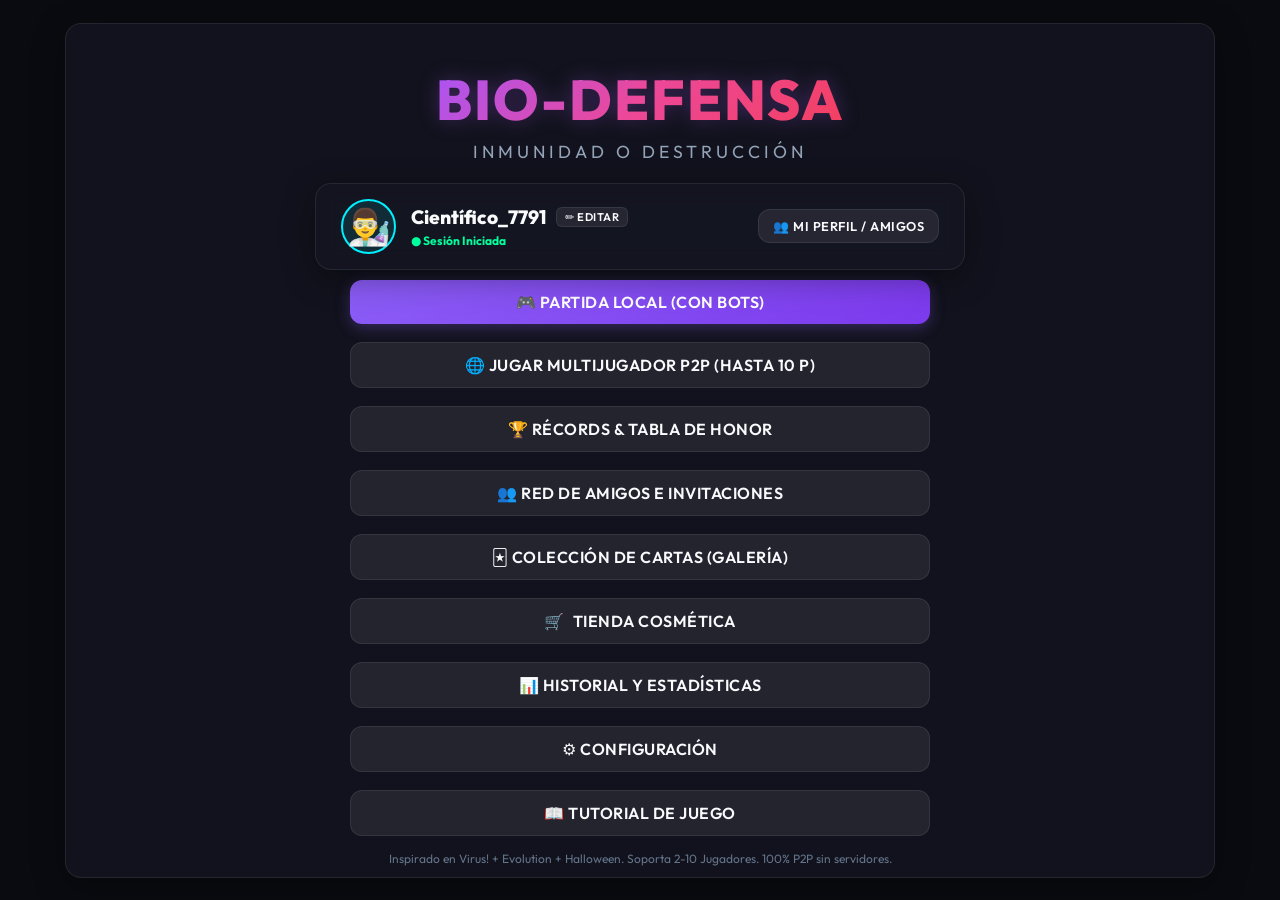
<file: index.html>
<!DOCTYPE html>
<html lang="es">
<head>
    <meta charset="UTF-8">
    <meta name="viewport" content="width=device-width, initial-scale=1.0">
    <title>Bio-Defensa | El juego de cartas biológico</title>
    <!-- Google Fonts -->
    <link href="https://fonts.googleapis.com/css2?family=Outfit:wght@400;600;800&display=swap" rel="stylesheet">
    <link rel="stylesheet" href="styles.css?v=1.1.0">
    <style>
        /* Extra custom styles for the lobby elements */
        .stats-grid {
            display: grid;
            grid-template-columns: repeat(2, 1fr);
            gap: 15px;
            margin-top: 15px;
        }
        .stat-card {
            background: rgba(255, 255, 255, 0.03);
            border: 1px solid var(--border-glass);
            border-radius: 8px;
            padding: 12px;
            text-align: center;
        }
        .stat-value {
            font-size: 1.5rem;
            font-weight: 800;
            color: var(--primary);
        }
        .stat-label {
            font-size: 0.75rem;
            color: var(--text-secondary);
        }
        .tutorial-step {
            display: none;
            line-height: 1.6;
        }
        .tutorial-step.active {
            display: block;
        }
        .avatar-grid {
            display: grid;
            grid-template-columns: repeat(5, 1fr);
            gap: 10px;
            margin-top: 10px;
        }
        .avatar-option {
            font-size: 2rem;
            text-align: center;
            cursor: pointer;
            padding: 5px;
            border-radius: 8px;
            border: 1px solid transparent;
        }
        .avatar-option:hover, .avatar-option.selected {
            background: rgba(139, 92, 246, 0.2);
            border-color: var(--primary);
        }
    </style>
</head>
<body>
    <div class="lobby-container glass-panel">
        <div class="logo-section">
            <h1 class="logo-title">Bio-Defensa</h1>
            <p class="logo-sub">Inmunidad o Destrucción</p>
        </div>

        <div class="profile-setup glass-panel" style="display: flex; align-items: center; justify-content: space-between; padding: 15px 25px; gap: 20px; width: 100%; max-width: 650px;">
            <div style="display: flex; align-items: center; gap: 15px;">
                <div class="avatar-select" id="avatarDisplay" onclick="openAvatarModal()" title="Haz clic para cambiar avatar" style="width: 55px; height: 55px; font-size: 2.2rem; border-radius: 50%; background: rgba(0, 240, 255, 0.1); border: 2px solid #00F0FF; display: flex; align-items: center; justify-content: center; cursor: pointer; transition: transform 0.2s ease;">👨‍⚕️</div>
                <div style="display: flex; flex-direction: column; gap: 4px;">
                    <div style="display: flex; align-items: center; gap: 10px;">
                        <span id="nicknameDisplay" style="font-weight: 800; font-size: 1.2rem; color: var(--text-primary);">Investigador</span>
                        <button class="btn btn-secondary" onclick="editNicknameInline()" style="padding: 2px 8px; font-size: 0.7rem; border-radius: 6px;">✏️ Editar</button>
                    </div>
                    <div id="nicknameInputContainer" style="display: none; margin-top: 4px;">
                        <input type="text" id="nicknameInput" value="Investigador" style="padding: 4px 10px; border-radius: 6px; background: rgba(0,0,0,0.5); border: 1px solid var(--primary); color: white; font-size: 0.9rem;" onblur="finishNicknameEdit()" onkeypress="if(event.key==='Enter') finishNicknameEdit()">
                    </div>
                    <div style="display: flex; align-items: center; gap: 8px;">
                        <span style="font-size: 0.75rem; color: #00FF9D; font-weight: bold;">● Sesión Iniciada</span>
                        <div id="badgeDisplay" style="font-size: 0.75rem; font-weight: bold;"></div>
                    </div>
                </div>
            </div>
            <button class="btn btn-secondary" onclick="openFriendsModal()" style="padding: 8px 14px; font-size: 0.8rem;">
                👥 Mi Perfil / Amigos
            </button>
        </div>

        <div class="main-menu">
            <button class="btn btn-primary" onclick="startLocalGame()">
                🎮 Partida Local (Con Bots)
            </button>
            <button class="btn btn-secondary" onclick="openMultiplayerModal()">
                🌐 Jugar Multijugador P2P (Hasta 10 P)
            </button>
            <button class="btn btn-secondary" onclick="openLeaderboardModal()">
                🏆 Récords & Tabla de Honor
            </button>
            <button class="btn btn-secondary" onclick="openFriendsModal()">
                👥 Red de Amigos e Invitaciones
            </button>
            <button class="btn btn-secondary" onclick="openCollectionModal()">
                🃏 Colección de Cartas (Galería)
            </button>
            <button class="btn btn-secondary" onclick="openShopModal()">
                <div class="btn-icon">🛒</div>
                Tienda Cosmética
            </button>
            <button class="btn btn-secondary" onclick="openStatsModal()">
                📊 Historial y Estadísticas
            </button>
            <button class="btn btn-secondary" onclick="openSettingsModal()">
                ⚙️ Configuración
            </button>
            <button class="btn btn-secondary" onclick="openTutorialModal()">
                📖 Tutorial de Juego
            </button>
        </div>

        <div style="font-size: 0.75rem; color: var(--text-muted); margin-top: 15px;">
            Inspirado en Virus! + Evolution + Halloween. Soporta 2-10 Jugadores. 100% P2P sin servidores.
        </div>
    </div>

    <!-- MODAL: AVATAR SELECT -->
    <div class="modal-overlay" id="avatarModal">
        <div class="modal-content glass-panel">
            <div class="modal-header">
                <h3>Elige tu Avatar</h3>
                <span class="modal-close" onclick="closeModal('avatarModal')">&times;</span>
            </div>
            <div class="avatar-grid">
                <span class="avatar-option selected" onclick="selectAvatar('👨‍⚕️', this)">👨‍⚕️</span>
                <span class="avatar-option" onclick="selectAvatar('👩‍⚕️', this)">👩‍⚕️</span>
                <span class="avatar-option" onclick="selectAvatar('👨‍🔬', this)">👨‍🔬</span>
                <span class="avatar-option" onclick="selectAvatar('👩‍🔬', this)">👩‍🔬</span>
                <span class="avatar-option" onclick="selectAvatar('🤖', this)">🤖</span>
                <span class="avatar-option" onclick="selectAvatar('👽', this)">👽</span>
                <span class="avatar-option" onclick="selectAvatar('🧟', this)">🧟</span>
                <span class="avatar-option" onclick="selectAvatar('🧛', this)">🧛</span>
                <span class="avatar-option" onclick="selectAvatar('🐱', this)">🐱</span>
                <span class="avatar-option" onclick="selectAvatar('🐙', this)">🐙</span>
            </div>
        </div>
    </div>

    <!-- MODAL: MULTIPLAYER LOBBY -->
    <div class="modal-overlay" id="multiplayerModal">
        <div class="modal-content glass-panel" style="max-width: 600px;">
            <div class="modal-header">
                <h3>Multijugador P2P WebRTC</h3>
                <span class="modal-close" onclick="closeModal('multiplayerModal')">&times;</span>
            </div>
            <div style="display: flex; flex-direction: column; gap: 15px;">
                <p style="font-size: 0.85rem; color: var(--text-secondary);">
                    La conexión se realiza directamente entre navegadores. Elige si quieres crear una sala o unirte a una existente.
                </p>
                <div style="display: flex; gap: 15px; flex-wrap: wrap;">
                    <div style="flex: 1; min-width: 250px; padding: 15px; background: rgba(0,0,0,0.2); border-radius: 8px;">
                        <h4>Crear Nueva Sala</h4>
                        <label style="display:flex; align-items:center; gap:8px; margin-top:10px; font-size:0.85rem; cursor:pointer;">
                            <input type="checkbox" id="publicRoomCheck" checked> Hacer sala pública (visible)
                        </label>
                        <button class="btn btn-primary" onclick="createRoom()" style="width:100%; margin-top:10px;">
                            Crear Sala
                        </button>
                    </div>
                    <div style="flex: 1; min-width: 250px; padding: 15px; background: rgba(0,0,0,0.2); border-radius: 8px;">
                        <h4>Unirse con Código</h4>
                        <input type="text" id="joinCodeInput" placeholder="Código de sala..." style="width: 100%; background: rgba(0, 0, 0, 0.3); border: 1px solid var(--border-glass); padding: 10px; border-radius: 8px; color: white; margin-top: 10px; outline: none; text-transform: uppercase;">
                        <button class="btn btn-secondary" onclick="joinRoom()" style="width:100%; margin-top:10px;">
                            Unirse
                        </button>
                    </div>
                </div>
                
                <div style="padding: 15px; background: rgba(0,0,0,0.2); border-radius: 8px;">
                    <div style="display:flex; justify-content:space-between; align-items:center;">
                        <h4>Salas Públicas Activas</h4>
                        <button onclick="refreshPublicRooms()" style="background:none; border:none; color:var(--primary); cursor:pointer; font-size:1.2rem; transition: transform 0.2s;" onmouseover="this.style.transform='rotate(90deg)'" onmouseout="this.style.transform='rotate(0deg)'" title="Actualizar">🔄</button>
                    </div>
                    <div id="publicRoomsList" style="max-height: 180px; overflow-y: auto; margin-top: 10px; background: rgba(0,0,0,0.3); border: 1px solid var(--border-glass); border-radius: 8px; padding: 10px; font-size:0.85rem; display: flex; flex-direction: column; gap: 8px;">
                        <div style="text-align:center; color:var(--text-muted); padding: 10px;">Cargando salas...</div>
                    </div>
                </div>
            </div>
        </div>
    </div>

    <!-- MODAL: SHOP -->
    <div class="modal-overlay" id="shopModal">
        <div class="modal-content glass-panel" style="max-width: 800px; width: 95%;">
            <div class="modal-header">
                <h3>🛒 Tienda Cosmética Biológica</h3>
                <span class="modal-close" onclick="closeModal('shopModal')">&times;</span>
            </div>
            
            <div style="display: flex; justify-content: space-between; align-items: center; background: linear-gradient(135deg, rgba(0, 255, 157, 0.1), rgba(0, 240, 255, 0.1)); border: 1px solid var(--color-green); border-radius: 12px; padding: 12px 20px; margin-bottom: 20px;">
                <div style="display: flex; align-items: center; gap: 10px;">
                    <span style="font-size: 1.8rem;">🧬</span>
                    <div>
                        <div style="font-size: 0.75rem; color: var(--text-secondary); text-transform: uppercase; font-weight: 800; letter-spacing: 1px;">Monedas de ADN Disponibles</div>
                        <div style="font-size: 1.8rem; font-weight: 800; color: var(--color-green);" id="shopDnaCoins">0</div>
                    </div>
                </div>
                <button class="btn btn-primary" onclick="claimDailyDnaBonus()" style="padding: 8px 16px; font-size: 0.8rem;">
                    🎁 Reclamar +200 ADN
                </button>
            </div>

            <div style="display: grid; grid-template-columns: repeat(auto-fit, minmax(240px, 1fr)); gap: 20px;">
                <!-- Avatars -->
                <div>
                    <h4 style="margin-bottom: 10px; border-bottom: 1px solid var(--border-glass); padding-bottom: 8px; color: #00F0FF;">Avatares Exclusivos</h4>
                    <div id="shopAvatarsList" style="display: flex; flex-direction: column; gap: 10px; max-height: 280px; overflow-y: auto; padding-right: 5px;">
                        <!-- Generated by JS -->
                    </div>
                </div>

                <!-- Card Backs -->
                <div>
                    <h4 style="margin-bottom: 10px; border-bottom: 1px solid var(--border-glass); padding-bottom: 8px; color: #00FF9D;">Reversos de Cartas</h4>
                    <div id="shopCardBacksList" style="display: flex; flex-direction: column; gap: 10px; max-height: 280px; overflow-y: auto; padding-right: 5px;">
                        <!-- Generated by JS -->
                    </div>
                </div>

                <!-- Titles -->
                <div>
                    <h4 style="margin-bottom: 10px; border-bottom: 1px solid var(--border-glass); padding-bottom: 8px; color: #FFB700;">Títulos de Honor</h4>
                    <div id="shopTitlesList" style="display: flex; flex-direction: column; gap: 10px; max-height: 280px; overflow-y: auto; padding-right: 5px;">
                        <!-- Generated by JS -->
                    </div>
                </div>
            </div>
        </div>
    </div>

    <!-- MODAL: STATS -->
    <div class="modal-overlay" id="statsModal">
        <div class="modal-content glass-panel">
            <div class="modal-header">
                <h3>Estadísticas del Investigador</h3>
                <span class="modal-close" onclick="closeModal('statsModal')">&times;</span>
            </div>
            <div class="stats-grid" style="grid-template-columns: repeat(3, 1fr);">
                <div class="stat-card">
                    <div class="stat-value" id="statsPlayed">0</div>
                    <div class="stat-label">Partidas Jugadas</div>
                </div>
                <div class="stat-card">
                    <div class="stat-value" id="statsWon">0</div>
                    <div class="stat-label">Partidas Ganadas</div>
                </div>
                <div class="stat-card">
                    <div class="stat-value" id="statsWinRate">0%</div>
                    <div class="stat-label">Tasa de Victorias</div>
                </div>
                <div class="stat-card">
                    <div class="stat-value" id="statsVirusDestroyed" style="color: var(--color-halloween);">0</div>
                    <div class="stat-label">Virus Destruidos</div>
                </div>
                <div class="stat-card">
                    <div class="stat-value" id="statsOrgansInfected" style="color: var(--color-red);">0</div>
                    <div class="stat-label">Órganos Infectados</div>
                </div>
                <div class="stat-card">
                    <div class="stat-value" id="statsMedicinesApplied" style="color: var(--color-green);">0</div>
                    <div class="stat-label">Medicinas Aplicadas</div>
                </div>
            </div>
            
            <div style="background: rgba(0, 255, 150, 0.1); border: 1px solid var(--color-green); border-radius: 8px; padding: 15px; margin-top: 15px; text-align: center;">
                <div style="font-size: 0.8rem; color: var(--text-secondary); text-transform: uppercase; font-weight: 800; letter-spacing: 1px;">Monedas de ADN</div>
                <div style="font-size: 2.5rem; font-weight: 800; color: var(--color-green);" id="statsDnaCoins">0</div>
                <div style="font-size: 0.8rem; color: var(--text-muted); margin-top: 5px;">Usa ADN en la Tienda para comprar cosméticos.</div>
            </div>

            <div id="statsBadgeDisplay" style="margin-top: 15px; text-align: center; font-weight: bold;"></div>

            <h4 style="margin-top:20px;">Plaquitas de Rango</h4>
            <div id="statsBadgesList" style="max-height: 160px; overflow-y: auto; margin-top: 10px; font-size:0.8rem; background: rgba(0,0,0,0.2); padding: 10px; border-radius: 8px; display: flex; flex-direction: column; gap: 8px;">
                Cargando plaquitas...
            </div>
            
            <h4 style="margin-top:20px;">Logros Científicos</h4>
            <div id="statsAchievementsList" style="max-height: 160px; overflow-y: auto; margin-top: 10px; font-size:0.8rem; background: rgba(0,0,0,0.2); padding: 10px; border-radius: 8px;">
                Cargando logros...
            </div>

            <h4 style="margin-top:20px;">Historial de Partidas</h4>
            <div id="matchHistoryList" style="max-height: 180px; overflow-y: auto; margin-top: 10px; font-size:0.8rem; background: rgba(0,0,0,0.2); padding: 10px; border-radius: 8px;">
                Cargando historial...
            </div>
        </div>
    </div>

    <!-- MODAL: CONFIG -->
    <div class="modal-overlay" id="settingsModal">
        <div class="modal-content glass-panel">
            <div class="modal-header">
                <h3>Configuración</h3>
                <span class="modal-close" onclick="closeModal('settingsModal')">&times;</span>
            </div>
            <div class="config-item">
                <label>Efectos de Sonido</label>
                <input type="range" id="soundVol" min="0" max="1" step="0.1" value="0.5" onchange="saveConfig()">
            </div>
            <div class="config-item">
                <label>Música de Fondo</label>
                <input type="range" id="musicVol" min="0" max="1" step="0.1" value="0.3" onchange="saveConfig()">
            </div>
            <div class="config-item">
                <label>Modo de Juego Inicial</label>
                <select id="gameModeSelect" style="background:rgba(0,0,0,0.3); color:white; border:1px solid var(--border-glass); padding:8px; border-radius:6px;" onchange="saveConfig()">
                    <option value="normal">Normal (4 Órganos Sanos)</option>
                    <option value="epic">Épico (5 Órganos Sanos)</option>
                    <option value="supreme">Supremo (6 Órganos Sanos)</option>
                </select>
            </div>
            <div class="config-item">
                <label>Número de Bots en modo Local</label>
                <select id="botCountSelect" style="background:rgba(0,0,0,0.3); color:white; border:1px solid var(--border-glass); padding:8px; border-radius:6px;" onchange="saveConfig()">
                    <option value="2">2 (Tú + 1 Bot)</option>
                    <option value="3" selected>3 (Tú + 2 Bots)</option>
                    <option value="4">4 (Tú + 3 Bots)</option>
                    <option value="6">6 (Tú + 5 Bots)</option>
                    <option value="8">8 (Tú + 7 Bots)</option>
                    <option value="10">10 (Tú + 9 Bots)</option>
                </select>
            </div>
        </div>
    </div>

    <!-- MODAL: LEADERBOARD & TABLA DE HONOR -->
    <div class="modal-overlay" id="leaderboardModal">
        <div class="modal-content glass-panel" style="max-width: 700px;">
            <div class="modal-header">
                <h3>🏆 Récords & Tabla de Honor</h3>
                <span class="modal-close" onclick="closeModal('leaderboardModal')">&times;</span>
            </div>
            <!-- Filters & Metrics -->
            <div style="display: flex; flex-direction: column; gap: 10px; margin-bottom: 15px;">
                <div style="display: flex; gap: 8px; justify-content: center; flex-wrap: wrap;">
                    <button class="btn btn-primary" id="lbFilterGlobal" onclick="switchLeaderboardFilter('GLOBAL')" style="padding: 6px 14px; font-size: 0.8rem;">GLOBAL</button>
                    <button class="btn btn-secondary" id="lbFilterAmigos" onclick="switchLeaderboardFilter('AMIGOS')" style="padding: 6px 14px; font-size: 0.8rem;">AMIGOS</button>
                    <button class="btn btn-secondary" id="lbFilterSala" onclick="switchLeaderboardFilter('SALA')" style="padding: 6px 14px; font-size: 0.8rem;">SALA</button>
                    <button class="btn btn-secondary" id="lbFilterPersonal" onclick="switchLeaderboardFilter('PERSONAL')" style="padding: 6px 14px; font-size: 0.8rem;">PERSONAL</button>
                </div>
                <div style="display: flex; gap: 8px; justify-content: center; flex-wrap: wrap;">
                    <button class="btn btn-primary" id="lbMetricVictorias" onclick="switchLeaderboardMetric('VICTORIAS')" style="padding: 4px 10px; font-size: 0.75rem;">MÁS VICTORIAS</button>
                    <button class="btn btn-secondary" id="lbMetricNiveles" onclick="switchLeaderboardMetric('NIVELES')" style="padding: 4px 10px; font-size: 0.75rem;">MÁS NIVEL / XP</button>
                    <button class="btn btn-secondary" id="lbMetricPartidas" onclick="switchLeaderboardMetric('PARTIDAS')" style="padding: 4px 10px; font-size: 0.75rem;">MÁS PARTIDAS</button>
                </div>
            </div>
            <!-- Leaderboard Table Container -->
            <div id="leaderboardListContainer" style="max-height: 380px; overflow-y: auto;">
                <!-- Dynamically rendered -->
            </div>
        </div>
    </div>

    <!-- MODAL: RED DE AMIGOS E INVITACIONES -->
    <div class="modal-overlay" id="friendsModal">
        <div class="modal-content glass-panel" style="max-width: 600px;">
            <div class="modal-header">
                <h3>👥 Red de Amigos e Invitaciones</h3>
                <span class="modal-close" onclick="closeModal('friendsModal')">&times;</span>
            </div>
            <div style="display: flex; flex-direction: column; gap: 15px;">
                <!-- My ID Section -->
                <div style="background: rgba(0,0,0,0.3); padding: 12px; border-radius: 8px; border: 1px solid var(--border-glass); display: flex; justify-content: space-between; align-items: center;">
                    <div>
                        <div style="font-size: 0.75rem; color: var(--text-secondary);">TU ID ÚNICO DE INVESTIGADOR</div>
                        <div id="myPeerIdDisplay" style="font-weight: 800; font-size: 1.1rem; color: #00F0FF;">Cargando...</div>
                    </div>
                    <button class="btn btn-secondary" onclick="copyMyPeerId()" style="padding: 6px 12px; font-size: 0.8rem;">Copiar ID</button>
                </div>

                <!-- Add Friend Form -->
                <div style="display: flex; gap: 10px;">
                    <input type="text" id="addFriendInput" placeholder="Introduce el ID de tu amigo..." style="flex: 1; padding: 10px; border-radius: 8px; background: rgba(0,0,0,0.3); border: 1px solid var(--border-glass); color: white;">
                    <button class="btn btn-primary" onclick="sendFriendRequestUI()" style="padding: 10px 18px; font-size: 0.85rem;">Agregar</button>
                </div>

                <!-- Friends List Container -->
                <div style="max-height: 250px; overflow-y: auto;" id="friendsListContainer">
                    <div style="text-align: center; color: var(--text-muted); padding: 15px;">Cargando lista de amigos...</div>
                </div>
            </div>
        </div>
    </div>

    <!-- MODAL: TUTORIAL -->
    <div class="modal-overlay" id="tutorialModal">
        <div class="modal-content glass-panel">
            <div class="modal-header">
                <h3>Tutorial Interactivo</h3>
                <span class="modal-close" onclick="closeModal('tutorialModal')">&times;</span>
            </div>
            <div id="tutorialStepsContainer">
                <div class="tutorial-step active" id="tstep0">
                    <h4>🔬 El Objetivo</h4>
                    <p>Consigue completar un cuerpo humano sano antes que tus rivales. Tu cuerpo se conforma colocando órganos sobre tu zona de juego.</p>
                    <p>Modo Normal requiere <strong>4 órganos de colores distintos</strong> sin virus activos.</p>
                </div>
                <div class="tutorial-step" id="tstep1">
                    <h4>🦠 Virus e Infecciones</h4>
                    <p>Usa las cartas de Virus para infectar los órganos del mismo color de tus oponentes. Si un órgano ya infectado recibe un segundo virus del mismo color, ¡queda totalmente destruido!</p>
                </div>
                <div class="tutorial-step" id="tstep2">
                    <h4>💊 Medicinas e Inmunidad</h4>
                    <p>Juega medicinas del color correspondiente sobre tus propios órganos infectados para curarlos. Si juegas una segunda medicina sobre un órgano sano, quedará <strong>Inmunizado</strong> (no podrá ser infectado).</p>
                </div>
                <div class="tutorial-step" id="tstep3">
                    <h4>⚡ Tratamientos Especiales</h4>
                    <p>Usa cartas especiales para sabotear o defenderte. Puedes robar órganos (Ladrón), intercambiarlos (Trasplante), forzar descartes (Monstruo), o protegerte una ronda completa (Traje de protección).</p>
                </div>
            </div>
            <div style="display:flex; justify-content:space-between; margin-top:20px;">
                <button class="btn btn-secondary" onclick="prevTutorialStep()">Atrás</button>
                <button class="btn btn-primary" onclick="nextTutorialStep()">Siguiente</button>
            </div>
        </div>
    </div>

    <!-- MODAL: COLLECTION -->
    <div class="modal-overlay" id="collectionModal">
        <div class="modal-content glass-panel" style="max-width: 1000px; width: 95%;">
            <div class="modal-header">
                <h3>Colección de Cartas</h3>
                <span class="modal-close" onclick="closeModal('collectionModal')">&times;</span>
            </div>
            <div class="sidebar-tabs" style="margin-bottom:15px;">
                <button class="tab-btn active" id="collOrgBtn" onclick="selectCollectionTab('organs')">ÓRGANOS</button>
                <button class="tab-btn" id="collVirBtn" onclick="selectCollectionTab('virus')">VIRUS</button>
                <button class="tab-btn" id="collMedBtn" onclick="selectCollectionTab('medicines')">MEDICINAS</button>
                <button class="tab-btn" id="collSpecBtn" onclick="selectCollectionTab('special')">TRATAMIENTOS</button>
            </div>
            <div id="collectionContainer" style="display:grid; grid-template-columns: repeat(auto-fill, minmax(120px, 1fr)); gap:15px; max-height: 70vh; overflow-y:auto; padding:10px; background:rgba(0,0,0,0.2); border-radius:10px;">
                <!-- Card items render here -->
            </div>
        </div>
    </div>

    <!-- Scripts -->
    <!-- Firebase v8 Compat SDKs -->
    <!-- Firebase v8 Compat SDKs (self-hosted) -->
    <script src="firebase-app.js"></script>
    <script src="firebase-database.js"></script>
    <script src="storage.js?v=1.1.0"></script>
    <script src="cards.js?v=1.1.0"></script>
    <script src="audio.js?v=1.1.0"></script>
    <script src="network/friends.js?v=1.1.0"></script>
    <script src="network/invitations.js?v=1.1.0"></script>
    <script src="analytics/xpSystem.js?v=1.1.0"></script>
    <script src="analytics/leaderboard.js?v=1.1.0"></script>
    <script src="admin/adminAuth.js?v=1.1.0"></script>
    <script src="admin/adminPanel.js?v=1.1.0"></script>
    <script>
        let currentStep = 0;
        const totalSteps = 4;

        window.addEventListener('load', async () => {
            // Clear cookies, sessionStorage, and browser asset cache to clean up old files
            try {
                // Clear cookies
                const cookies = document.cookie.split(";");
                for (let i = 0; i < cookies.length; i++) {
                    const cookie = cookies[i];
                    const eqPos = cookie.indexOf("=");
                    const name = eqPos > -1 ? cookie.substr(0, eqPos).trim() : cookie.trim();
                    document.cookie = name + "=;expires=Thu, 01 Jan 1970 00:00:00 GMT;path=/";
                }
                // Clear sessionStorage
                sessionStorage.clear();
                // Clear browser Cache Storage (removes old cached site assets)
                if ('caches' in window) {
                    const keys = await caches.keys();
                    for (let key of keys) {
                        await caches.delete(key);
                    }
                }
            } catch (e) {
                console.error("Cleanup error:", e);
            }

            // Wait for DB, then load profile
            await dbInstance.init();
            const profile = await dbInstance.getProfile();
            document.getElementById('nicknameInput').value = profile.nickname;
            document.getElementById('nicknameDisplay').textContent = profile.nickname || 'Investigador';
            document.getElementById('avatarDisplay').textContent = profile.avatar;
            document.getElementById('soundVol').value = profile.volumeSound;
            document.getElementById('musicVol').value = profile.volumeMusic;
            
            if (profile.gameMode) document.getElementById('gameModeSelect').value = profile.gameMode;
            if (profile.botCount) document.getElementById('botCountSelect').value = profile.botCount;

            // Load and display range badge
            const stats = await dbInstance.getStats();
            updateBadgeUI(stats.gamesWon);
            
            // Sync with cloud leaderboard
            if (window.leaderboardManager) {
                window.leaderboardManager.submitScore(profile, stats);
            }
        });

        function editNicknameInline() {
            document.getElementById('nicknameInputContainer').style.display = 'block';
            document.getElementById('nicknameInput').focus();
        }

        async function finishNicknameEdit() {
            const input = document.getElementById('nicknameInput');
            const val = input.value.trim() || 'Investigador';
            document.getElementById('nicknameDisplay').textContent = val;
            document.getElementById('nicknameInputContainer').style.display = 'none';
            await saveConfig();
        }

        function updateBadgeUI(wins) {
            const badge = dbInstance.getVictoryBadge(wins);
            const badgeEl = document.getElementById('badgeDisplay');
            if (badge) {
                badgeEl.style.display = 'block';
                badgeEl.innerHTML = `<span style="display: inline-flex; align-items: center; gap: 4px; padding: 2px 8px; border-radius: 12px; background: rgba(255,255,255,0.05); border: 1px solid ${badge.color}; color: ${badge.color};">🏆 Rango: ${badge.name}</span>`;
            } else {
                badgeEl.style.display = 'none';
            }
        }

        async function saveConfig() {
            const nickname = document.getElementById('nicknameInput').value || "Investigador";
            const avatar = document.getElementById('avatarDisplay').textContent;
            const volumeSound = parseFloat(document.getElementById('soundVol').value);
            const volumeMusic = parseFloat(document.getElementById('musicVol').value);
            const gameMode = document.getElementById('gameModeSelect').value;
            const botCount = parseInt(document.getElementById('botCountSelect').value);

            // Save immediately in localStorage for audio engine access
            localStorage.setItem('bd_vol_sound', volumeSound);
            localStorage.setItem('bd_vol_music', volumeMusic);

            const profile = await dbInstance.getProfile();
            profile.nickname = nickname;
            profile.avatar = avatar;
            profile.volumeSound = volumeSound;
            profile.volumeMusic = volumeMusic;
            profile.gameMode = gameMode;
            profile.botCount = botCount;
            await dbInstance.saveProfile(profile);

            // Adjust music state in real-time
            if (volumeMusic > 0) {
                startBackgroundMusic();
            } else {
                stopBackgroundMusic();
            }
        }

        async function openAvatarModal() {
            const profile = await dbInstance.getProfile();
            const avatarGrid = document.querySelector('.avatar-grid');
            
            // Clear dynamically added avatars first (all elements after the initial 10)
            const children = Array.from(avatarGrid.children);
            if (children.length > 10) {
                for (let i = 10; i < children.length; i++) {
                    avatarGrid.removeChild(children[i]);
                }
            }

            if (profile.unlockedAvatars) {
                profile.unlockedAvatars.forEach(id => {
                    const item = shopItems.avatars.find(a => a.id === id);
                    if (item) {
                        const span = document.createElement('span');
                        span.className = 'avatar-option';
                        if (profile.avatar === item.emoji) {
                            span.classList.add('selected');
                        }
                        span.onclick = function() { selectAvatar(item.emoji, this) };
                        span.textContent = item.emoji;
                        avatarGrid.appendChild(span);
                    }
                });
            }

            document.getElementById('avatarModal').style.display = 'flex';
        }

        function selectAvatar(emoji, element) {
            document.querySelectorAll('.avatar-option').forEach(el => el.classList.remove('selected'));
            element.classList.add('selected');
            document.getElementById('avatarDisplay').textContent = emoji;
            closeModal('avatarModal');
            saveConfig();
        }

        function openStatsModal() {
            document.getElementById('statsModal').style.display = 'flex';
            loadStats();
        }

        async function loadStats() {
            const stats = await dbInstance.getStats();
            document.getElementById('statsPlayed').textContent = stats.gamesPlayed;
            document.getElementById('statsWon').textContent = stats.gamesWon;
            document.getElementById('statsStreak').textContent = stats.winStreak;

            const winRate = stats.gamesPlayed > 0 ? Math.round((stats.gamesWon / stats.gamesPlayed) * 100) : 0;
            document.getElementById('statsWinRate').textContent = winRate + '%';

            document.getElementById('statsVirusDestroyed').textContent = stats.virusDestroyed || 0;
            document.getElementById('statsOrgansInfected').textContent = stats.organsInfected || 0;
            document.getElementById('statsMedicinesApplied').textContent = stats.medicinesApplied || 0;
            
            const profile = await dbInstance.getProfile();
            document.getElementById('statsDnaCoins').textContent = profile.dnaCoins || 0;

            // Load and display range badge in stats modal
            const badge = dbInstance.getVictoryBadge(stats.gamesWon);
            const statsBadgeEl = document.getElementById('statsBadgeDisplay');
            if (badge) {
                statsBadgeEl.innerHTML = `<span style="display: inline-flex; align-items: center; gap: 5px; padding: 6px 12px; border-radius: 15px; background: rgba(255,255,255,0.05); border: 1px solid ${badge.color}; color: ${badge.color};">Rango Actual: ${badge.name}</span>`;
            } else {
                statsBadgeEl.innerHTML = `<span style="font-size: 0.85rem; color: var(--text-muted);">Sin rango (gana 1 partida para conseguir una plaquita)</span>`;
            }

            // Load and display all range badges (Plaquitas) list
            const totalWins = stats.gamesWon;
            const badgesList = [
                { name: 'Plaquita de Bronce 🥉', req: 1, color: '#cd7f32', emoji: '🥉' },
                { name: 'Plaquita de Plata 🥈', req: 5, color: '#c0c0c0', emoji: '🥈' },
                { name: 'Plaquita de Oro 🥇', req: 10, color: '#ffd700', emoji: '🥇' },
                { name: 'Plaquita de Platino 💿', req: 25, color: '#e5e4e2', emoji: '💿' },
                { name: 'Plaquita de Diamante 💎', req: 50, color: '#00e1ff', emoji: '💎' }
            ];
            
            const statsBadgesListEl = document.getElementById('statsBadgesList');
            statsBadgesListEl.innerHTML = badgesList.map(b => {
                const isUnlocked = totalWins >= b.req;
                const opacity = isUnlocked ? '1.0' : '0.4';
                const statusText = isUnlocked 
                    ? `<span style="font-size:0.65rem; color:var(--color-green); float:right; font-weight:bold;">¡Desbloqueado!</span>` 
                    : `<span style="font-size:0.65rem; color:var(--text-muted); float:right;">Requiere ${b.req} ${b.req === 1 ? 'victoria' : 'victorias'}</span>`;
                const borderStyle = isUnlocked ? `border: 1px solid ${b.color}; background: rgba(255,255,255,0.03);` : 'border: 1px solid rgba(255,255,255,0.05);';
                
                return `
                    <div style="display:flex; align-items:center; gap:10px; padding:6px 10px; border-radius:8px; opacity: ${opacity}; ${borderStyle}">
                        <span style="font-size:1.5rem;">${b.emoji}</span>
                        <div style="flex:1; display:flex; justify-content:space-between; align-items:center;">
                            <span style="font-weight:bold; color:${isUnlocked ? b.color : 'white'};">${b.name}</span>
                            ${statusText}
                        </div>
                    </div>
                `;
            }).join('');

            // Load and display achievements
            const achievements = await dbInstance.getAchievements();
            const achievementsListEl = document.getElementById('statsAchievementsList');
            achievementsListEl.innerHTML = achievements.map(ach => {
                const opacity = ach.unlocked ? '1.0' : '0.4';
                const dateText = ach.unlocked ? ` <span style="font-size:0.65rem; color:var(--text-muted); float:right;">Desbloqueado: ${ach.unlockDate}</span>` : '';
                return `
                    <div style="display:flex; align-items:center; gap:10px; margin-bottom:8px; opacity: ${opacity}; border-bottom: 1px solid rgba(255,255,255,0.03); padding-bottom:5px;">
                        <span style="font-size:1.5rem;">${ach.icon}</span>
                        <div style="flex:1;">
                            <div style="font-weight:bold;">
                                <span>${ach.name}</span>
                                ${dateText}
                            </div>
                            <div style="font-size:0.7rem; color:var(--text-secondary);">${ach.desc}</div>
                        </div>
                    </div>
                `;
            }).join('');

            // Load history
            const history = await dbInstance.getMatchHistory();
            const list = document.getElementById('matchHistoryList');
            if (history.length === 0) {
                list.innerHTML = "No hay partidas registradas aún.";
                return;
            }

            list.innerHTML = history.map(m => `
                <div style="display:flex; justify-content:space-between; margin-bottom:5px; border-bottom: 1px solid rgba(255,255,255,0.05); padding-bottom:3px;">
                    <span>${m.date} - Modo: ${m.mode} (${m.playersCount} jug)</span>
                    <span style="color: ${m.result === 'victoria' ? 'var(--color-green)' : 'var(--color-red)'}; font-weight:bold;">
                        ${m.result.toUpperCase()}
                    </span>
                </div>
            `).join('');
        }

        function openMultiplayerModal() {
            document.getElementById('multiplayerModal').style.display = 'flex';
            refreshPublicRooms();
        }

        function openSettingsModal() {
            document.getElementById('settingsModal').style.display = 'flex';
        }

        async function openShopModal() {
            document.getElementById('shopModal').style.display = 'flex';
            await loadCollection();
        }

        const shopItems = {
            avatars: [
                { id: 'avatar_ninja', emoji: '🥷', name: 'Ninja Viral', cost: 100 },
                { id: 'avatar_wizard', emoji: '🧙‍♂️', name: 'Mago Biológico', cost: 200 },
                { id: 'avatar_cyber', emoji: '👨‍💻', name: 'Cyber Doctor', cost: 250 },
                { id: 'avatar_queen', emoji: '👸', name: 'Reina Inmune', cost: 350 },
                { id: 'avatar_king', emoji: '🤴', name: 'Rey de la Inmunidad', cost: 500 },
                { id: 'avatar_alien', emoji: '👽', name: 'Alien Bio-Tech', cost: 600 }
            ],
            cardBacks: [
                { id: 'back_dark', color: '#111', name: 'Reverso Oscuro', cost: 150 },
                { id: 'back_gold', color: 'linear-gradient(135deg, #ffd700, #b8860b)', name: 'Reverso Dorado Neón', cost: 300 },
                { id: 'back_neon', color: 'linear-gradient(135deg, #00f0ff, #7c3aed)', name: 'Reverso Ciber Cian', cost: 450 },
                { id: 'back_matrix', color: 'linear-gradient(135deg, #00ff9d, #059669)', name: 'Reverso Matriz Bio', cost: 600 },
                { id: 'back_crimson', color: 'linear-gradient(135deg, #ff0055, #dc2626)', name: 'Reverso Virus Carmesí', cost: 750 }
            ],
            titles: [
                { id: 'title_novice', name: 'Científico Novato', cost: 50 },
                { id: 'title_defender', name: 'Defensor Celular', cost: 150 },
                { id: 'title_immunologist', name: 'Inmunólogo Épico', cost: 300 },
                { id: 'title_master', name: 'Maestro del ADN', cost: 600 }
            ]
        };

        async function claimDailyDnaBonus() {
            const profile = await dbInstance.getProfile();
            profile.dnaCoins = (profile.dnaCoins || 0) + 200;
            await dbInstance.saveProfile(profile);
            showCustomAlert("¡Has reclamado +200 Monedas de ADN!", "success");
            loadCollection();
        }

        async function loadCollection() {
            const profile = await dbInstance.getProfile();
            document.getElementById('shopDnaCoins').textContent = profile.dnaCoins || 0;

            const avatarsListEl = document.getElementById('shopAvatarsList');
            avatarsListEl.innerHTML = shopItems.avatars.map(item => {
                const isUnlocked = profile.unlockedAvatars && profile.unlockedAvatars.includes(item.id);
                return `
                    <div style="display: flex; justify-content: space-between; align-items: center; background: rgba(255,255,255,0.05); padding: 8px 12px; border-radius: 8px;">
                        <div style="display: flex; align-items: center; gap: 10px;">
                            <span style="font-size: 1.8rem;">${item.emoji}</span>
                            <span style="font-weight: 800; font-size: 0.9rem;">${item.name}</span>
                        </div>
                        ${isUnlocked ? 
                            `<span style="color: var(--color-green); font-size: 0.75rem; font-weight: bold;">Desbloqueado</span>` : 
                            `<button class="btn btn-secondary" style="padding: 4px 10px; font-size: 0.75rem;" onclick="buyItem('avatars', '${item.id}', ${item.cost})">🧬 ${item.cost}</button>`
                        }
                    </div>
                `;
            }).join('');

            const cardBacksListEl = document.getElementById('shopCardBacksList');
            cardBacksListEl.innerHTML = shopItems.cardBacks.map(item => {
                const isUnlocked = profile.unlockedCardBacks && profile.unlockedCardBacks.includes(item.id);
                const isSelected = profile.selectedCardBack === item.id;
                
                let btnHtml = '';
                if (isUnlocked) {
                    if (isSelected) {
                        btnHtml = `<span style="color: var(--color-green); font-size: 0.75rem; font-weight: bold;">Equipado</span>`;
                    } else {
                        btnHtml = `<button class="btn btn-primary" style="padding: 4px 10px; font-size: 0.75rem;" onclick="selectCardBack('${item.id}')">Equipar</button>`;
                    }
                } else {
                    btnHtml = `<button class="btn btn-secondary" style="padding: 4px 10px; font-size: 0.75rem;" onclick="buyItem('cardBacks', '${item.id}', ${item.cost})">🧬 ${item.cost}</button>`;
                }

                return `
                    <div style="display: flex; justify-content: space-between; align-items: center; background: rgba(255,255,255,0.05); padding: 8px 12px; border-radius: 8px;">
                        <div style="display: flex; align-items: center; gap: 10px;">
                            <div style="width: 25px; height: 35px; background: ${item.color}; border-radius: 4px; border: 1px solid rgba(255,255,255,0.2);"></div>
                            <span style="font-weight: 800; font-size: 0.9rem;">${item.name}</span>
                        </div>
                        ${btnHtml}
                    </div>
                `;
            }).join('');

            const titlesListEl = document.getElementById('shopTitlesList');
            titlesListEl.innerHTML = shopItems.titles.map(item => {
                const isUnlocked = profile.unlockedTitles && profile.unlockedTitles.includes(item.id);
                const isSelected = profile.selectedTitle === item.id;

                let btnHtml = '';
                if (isUnlocked) {
                    if (isSelected) {
                        btnHtml = `<span style="color: #FFB700; font-size: 0.75rem; font-weight: bold;">Equipado</span>`;
                    } else {
                        btnHtml = `<button class="btn btn-primary" style="padding: 4px 10px; font-size: 0.75rem;" onclick="selectTitle('${item.id}')">Equipar</button>`;
                    }
                } else {
                    btnHtml = `<button class="btn btn-secondary" style="padding: 4px 10px; font-size: 0.75rem;" onclick="buyItem('titles', '${item.id}', ${item.cost})">🧬 ${item.cost}</button>`;
                }

                return `
                    <div style="display: flex; justify-content: space-between; align-items: center; background: rgba(255,255,255,0.05); padding: 8px 12px; border-radius: 8px;">
                        <span style="font-weight: 800; font-size: 0.85rem; color: #FFB700;">${item.name}</span>
                        ${btnHtml}
                    </div>
                `;
            }).join('');
        }

        async function buyItem(category, id, cost) {
            const profile = await dbInstance.getProfile();
            if ((profile.dnaCoins || 0) < cost) {
                showCustomAlert("No tienes suficiente ADN. Reclama tu bono diario de ADN.", "error");
                return;
            }

            profile.dnaCoins -= cost;
            if (category === 'avatars') {
                if (!profile.unlockedAvatars) profile.unlockedAvatars = [];
                profile.unlockedAvatars.push(id);
            } else if (category === 'cardBacks') {
                if (!profile.unlockedCardBacks) profile.unlockedCardBacks = [];
                profile.unlockedCardBacks.push(id);
            } else if (category === 'titles') {
                if (!profile.unlockedTitles) profile.unlockedTitles = [];
                profile.unlockedTitles.push(id);
            }
            await dbInstance.saveProfile(profile);
            showCustomAlert("¡Artículo comprado con éxito!", "success");
            loadCollection();
        }

        async function selectCardBack(id) {
            const profile = await dbInstance.getProfile();
            profile.selectedCardBack = id;
            await dbInstance.saveProfile(profile);
            loadCollection();
        }

        async function selectTitle(id) {
            const profile = await dbInstance.getProfile();
            profile.selectedTitle = id;
            await dbInstance.saveProfile(profile);
            loadCollection();
        }

        function openTutorialModal() {
            document.getElementById('tutorialModal').style.display = 'flex';
            currentStep = 0;
            showTutorialStep(0);
        }

        function showTutorialStep(step) {
            document.querySelectorAll('.tutorial-step').forEach(el => el.classList.remove('active'));
            document.getElementById(`tstep${step}`).classList.add('active');
        }

        function nextTutorialStep() {
            if (currentStep < totalSteps - 1) {
                currentStep++;
                showTutorialStep(currentStep);
            } else {
                closeModal('tutorialModal');
            }
        }

        function prevTutorialStep() {
            if (currentStep > 0) {
                currentStep--;
                showTutorialStep(currentStep);
            }
        }

        function closeModal(id) {
            document.getElementById(id).style.display = 'none';
        }

        async function startLocalGame() {
            await saveConfig();
            window.location.href = 'game.html?mode=local';
        }

        async function createRoom() {
            const isPublic = document.getElementById('publicRoomCheck') ? document.getElementById('publicRoomCheck').checked : true;
            await saveConfig();
            window.location.href = `game.html?mode=create&public=${isPublic}`;
        }
        
        async function refreshPublicRooms() {
            const listDiv = document.getElementById('publicRoomsList');
            if (!listDiv) return;
            
            listDiv.innerHTML = '<div style="text-align:center; color:var(--text-muted); padding: 10px;">Buscando salas...</div>';
            
            try {
                // Using Firebase REST API for quick readonly fetch
                const res = await fetch('https://bio-defensa-multiplayer-1bf16-default-rtdb.firebaseio.com/rooms.json');
                if (!res.ok) throw new Error("Fallo al conectar con el servidor.");
                const data = await res.json();
                
                if (!data) {
                    listDiv.innerHTML = '<div style="text-align:center; color:var(--text-muted); padding: 10px;">No hay salas públicas en este momento. ¡Crea una!</div>';
                    return;
                }
                
                let html = '';
                let roomCount = 0;
                
                for (const roomId in data) {
                    const room = data[roomId];
                    // Show only public rooms that haven't started playing yet (isGameOver === false implicitly or explicitly, but mostly where state isn't started)
                    // Wait, rooms might just have players and host information.
                    const isPublic = room.isPublic === true;
                    const started = room.gameState && room.gameState.isGameOver !== undefined; // Rough check if game has started
                    
                    if (isPublic && !started) {
                        const hostName = room.hostName || 'Anónimo';
                        const numPlayers = room.players ? Object.keys(room.players).length : 1;
                        
                        // We assume max 12 players for now
                        html += `
                            <div style="display:flex; justify-content:space-between; align-items:center; background: rgba(255,255,255,0.05); padding: 8px 12px; border-radius: 6px; border: 1px solid rgba(255,255,255,0.1);">
                                <div>
                                    <div style="font-weight:bold; color:var(--text-primary); margin-bottom: 3px;">Sala de ${hostName}</div>
                                    <div style="font-size:0.75rem; color:var(--text-muted);">Jugadores: ${numPlayers}</div>
                                </div>
                                <button class="btn btn-primary" style="padding: 5px 15px; font-size: 0.8rem;" onclick="joinPublicRoom('${roomId}')">
                                    Entrar
                                </button>
                            </div>
                        `;
                        roomCount++;
                    }
                }
                
                if (roomCount === 0) {
                    listDiv.innerHTML = '<div style="text-align:center; color:var(--text-muted); padding: 10px;">No hay salas públicas esperando jugadores.</div>';
                } else {
                    listDiv.innerHTML = html;
                }
                
            } catch (err) {
                listDiv.innerHTML = '<div style="text-align:center; color:var(--color-virus); padding: 10px;">Error al cargar las salas.</div>';
            }
        }

        async function joinPublicRoom(code) {
            await saveConfig();
            window.location.href = `game.html?mode=join&code=${code}`;
        }


        // Custom alert helper for index lobby
        function showCustomAlert(message, type = 'info') {
            const oldOverlay = document.getElementById('customAlertOverlay');
            if (oldOverlay) oldOverlay.remove();

            const overlay = document.createElement('div');
            overlay.id = 'customAlertOverlay';
            overlay.className = 'custom-alert-overlay';
            
            let emoji = '📢';
            if (type === 'error') emoji = '⚠️';

            overlay.innerHTML = `
                <div class="custom-alert-modal glass-panel">
                    <div style="font-size: 2.2rem; margin-bottom: 10px;">${emoji}</div>
                    <div style="font-weight: 800; font-size: 1.1rem; margin-bottom: 12px; letter-spacing: 0.5px; text-transform: uppercase; color: var(--primary);">
                        ${type === 'error' ? 'Advertencia' : 'Aviso del Sistema'}
                    </div>
                    <div style="font-size: 0.9rem; line-height: 1.5; color: var(--text-primary); margin-bottom: 20px;">
                        ${message}
                    </div>
                    <button class="btn btn-primary" onclick="this.closest('.custom-alert-overlay').remove()" style="padding: 8px 20px; font-size: 0.8rem; border-radius: 8px;">
                        Aceptar
                    </button>
                </div>
            `;

            document.body.appendChild(overlay);
        }

        // --- LEADERBOARD HANDLERS ---
        let currentLbFilter = 'GLOBAL';
        let currentLbMetric = 'VICTORIAS';

        async function openLeaderboardModal() {
            document.getElementById('leaderboardModal').style.display = 'flex';
            await loadAndRenderLeaderboard();
        }

        async function switchLeaderboardFilter(filter) {
            currentLbFilter = filter;
            ['Global', 'Amigos', 'Sala', 'Personal'].forEach(f => {
                const btn = document.getElementById(`lbFilter${f}`);
                if (btn) btn.className = f.toUpperCase() === filter ? 'btn btn-primary' : 'btn btn-secondary';
            });
            await loadAndRenderLeaderboard();
        }

        async function switchLeaderboardMetric(metric) {
            currentLbMetric = metric;
            ['Victorias', 'Niveles', 'Partidas'].forEach(m => {
                const btn = document.getElementById(`lbMetric${m}`);
                if (btn) btn.className = m.toUpperCase() === metric ? 'btn btn-primary' : 'btn btn-secondary';
            });
            await loadAndRenderLeaderboard();
        }

        async function loadAndRenderLeaderboard() {
            const container = document.getElementById('leaderboardListContainer');
            container.innerHTML = '<div style="text-align:center; color:var(--text-muted); padding:20px;">Cargando clasificaciones...</div>';
            
            const data = await window.leaderboardManager.getLeaderboardData(currentLbFilter, currentLbMetric);
            if (!data || data.length === 0) {
                container.innerHTML = '<div style="text-align:center; color:var(--text-muted); padding:20px;">No hay registros disponibles.</div>';
                return;
            }

            let html = `
                <table style="width:100%; border-collapse:collapse; font-size:0.85rem; text-align:left;">
                    <thead>
                        <tr style="background:rgba(255,255,255,0.05); color:var(--text-secondary); border-bottom:1px solid var(--border-glass);">
                            <th style="padding:10px;">Pos</th>
                            <th style="padding:10px;">Investigador</th>
                            <th style="padding:10px;">Nivel / XP</th>
                            <th style="padding:10px;">Victorias</th>
                            <th style="padding:10px;">Partidas</th>
                        </tr>
                    </thead>
                    <tbody>
            `;

            data.forEach((item, index) => {
                let posBadge = `${index + 1}º`;
                if (index === 0) posBadge = '🥇 1º';
                else if (index === 1) posBadge = '🥈 2º';
                else if (index === 2) posBadge = '🥉 3º';

                const isMe = window.currentProfile && window.currentProfile.nickname === item.nickname;
                const rowBg = isMe ? 'background: rgba(0, 240, 255, 0.1); border-left: 3px solid #00F0FF;' : 'border-bottom: 1px solid rgba(255,255,255,0.03);';

                html += `
                    <tr style="${rowBg}">
                        <td style="padding:10px; font-weight:800;">${posBadge}</td>
                        <td style="padding:10px; display:flex; align-items:center; gap:8px;">
                            <span style="font-size:1.3rem;">${item.avatar || '👨‍⚕️'}</span>
                            <div>
                                <div style="font-weight:bold; color:var(--text-primary);">${item.nickname}</div>
                                <div style="font-size:0.65rem; color:var(--primary);">${item.badge || 'Investigador'}</div>
                            </div>
                        </td>
                        <td style="padding:10px;"><strong style="color:#00FF9D;">Nivel ${item.level || 1}</strong> <span style="font-size:0.7rem; color:var(--text-muted);">(${item.xp || 0} XP)</span></td>
                        <td style="padding:10px; font-weight:800; color:#FFB700;">${item.wins || 0}</td>
                        <td style="padding:10px; color:var(--text-secondary);">${item.games || 0}</td>
                    </tr>
                `;
            });

            html += `</tbody></table>`;
            container.innerHTML = html;
        }

        // --- FRIENDS & SOCIAL HANDLERS ---
        function openFriendsModal() {
            let myPeerId = sessionStorage.getItem('bd_peer_id');
            if (!myPeerId) {
                myPeerId = Math.random().toString(36).substring(2, 15);
                sessionStorage.setItem('bd_peer_id', myPeerId);
            }
            document.getElementById('myPeerIdDisplay').textContent = myPeerId;
            document.getElementById('friendsModal').style.display = 'flex';
            
            window.friendsManager.init(myPeerId);
            window.invitationsManager.init(myPeerId);
            window.renderFriendsUI(window.friendsManager.friendsList, window.friendsManager.pendingRequests);
        }

        function copyMyPeerId() {
            const id = document.getElementById('myPeerIdDisplay').textContent;
            navigator.clipboard.writeText(id).then(() => {
                showCustomAlert("¡Tu ID de Investigador se ha copiado al portapapeles!", "success");
            });
        }

        async function sendFriendRequestUI() {
            const input = document.getElementById('addFriendInput');
            const targetId = input.value.trim();
            if (!targetId) {
                showCustomAlert("Introduce un ID válido.", "error");
                return;
            }
            const res = await window.friendsManager.sendFriendRequest(targetId);
            if (res.success) {
                showCustomAlert(res.message, "success");
                input.value = '';
            } else {
                showCustomAlert(res.message, "error");
            }
        }

        window.renderFriendsUI = function(friends, pending) {
            const container = document.getElementById('friendsListContainer');
            if (!container) return;

            let html = '';

            if (pending && pending.length > 0) {
                html += `<div style="font-size:0.75rem; color:#FFB700; font-weight:bold; margin-bottom:8px;">SOLICITUDES PENDIENTES (${pending.length})</div>`;
                pending.forEach(p => {
                    html += `
                        <div style="display:flex; justify-content:space-between; align-items:center; background:rgba(255,183,0,0.05); border:1px solid rgba(255,183,0,0.2); padding:8px 12px; border-radius:6px; margin-bottom:8px;">
                            <div>
                                <div style="font-weight:bold;">${p.nickname}</div>
                                <div style="font-size:0.65rem; color:var(--text-muted);">ID: ${p.friendId}</div>
                            </div>
                            <div style="display:flex; gap:6px;">
                                <button class="btn btn-primary" style="padding:4px 10px; font-size:0.75rem;" onclick="window.friendsManager.acceptFriendRequest('${p.friendId}', '${p.nickname}')">Aceptar</button>
                                <button class="btn btn-secondary" style="padding:4px 10px; font-size:0.75rem;" onclick="window.friendsManager.rejectFriendRequest('${p.friendId}')">Rechazar</button>
                            </div>
                        </div>
                    `;
                });
            }

            html += `<div style="font-size:0.75rem; color:var(--text-secondary); font-weight:bold; margin-top:10px; margin-bottom:8px;">MIS AMIGOS (${friends.length})</div>`;

            if (friends.length === 0) {
                html += `<div style="text-align:center; color:var(--text-muted); padding:15px; font-size:0.85rem;">No tienes amigos agregados todavía. ¡Comparte tu ID!</div>`;
            } else {
                friends.forEach(f => {
                    html += `
                        <div style="display:flex; justify-content:space-between; align-items:center; background:rgba(255,255,255,0.03); border:1px solid var(--border-glass); padding:8px 12px; border-radius:6px; margin-bottom:6px;">
                            <div style="display:flex; align-items:center; gap:8px;">
                                <span style="color:#00FF9D;">🟢</span>
                                <div>
                                    <div style="font-weight:bold; color:var(--text-primary);">${f.nickname}</div>
                                    <div style="font-size:0.65rem; color:var(--text-muted);">ID: ${f.friendId}</div>
                                </div>
                            </div>
                            <button class="btn btn-secondary" style="padding:4px 10px; font-size:0.75rem;" onclick="window.friendsManager.removeFriend('${f.friendId}')">Eliminar</button>
                        </div>
                    `;
                });
            }

            container.innerHTML = html;
        };

        async function joinRoom() {
            const code = document.getElementById('joinCodeInput').value.trim();
            if (!code) {
                showCustomAlert("Introduce un código de sala válido.", 'error');
                return;
            }
            await saveConfig();
            window.location.href = `game.html?mode=join&code=${code}`;
        }

        function openCollectionModal() {
            document.getElementById('collectionModal').style.display = 'flex';
            selectCollectionTab('organs');
        }

        function selectCollectionTab(category) {
            document.getElementById('collOrgBtn').classList.toggle('active', category === 'organs');
            document.getElementById('collVirBtn').classList.toggle('active', category === 'virus');
            document.getElementById('collMedBtn').classList.toggle('active', category === 'medicines');
            document.getElementById('collSpecBtn').classList.toggle('active', category === 'special');

            const container = document.getElementById('collectionContainer');
            const templates = CARD_TEMPLATES[category];
            
            container.innerHTML = templates.map(card => {
                let cardColor = card.color;
                if (cardColor === 'orange') cardColor = 'halloween';
                const cardClass = `card-${cardColor}`;
                const expBadge = card.isEvolution ? '🧬 Evo' : (card.isHalloween ? '🎃 Hall' : '📦 Base');
                
                return `
                    <div class="card-item ${cardClass} card-type-${card.type}" style="width:115px; height:160px; margin: 0 auto; cursor: default; transform: none; box-shadow: none;">
                        <div class="card-header" style="justify-content:space-between; width:100%;">
                            <span class="card-name" style="font-size:0.5rem; text-overflow:ellipsis; overflow:hidden; white-space:nowrap; width:80px;">${card.name}</span>
                        </div>
                        <div class="card-icon" style="font-size:1.6rem; margin: 2px 0;">${card.icon}</div>
                        <div class="card-desc" style="font-size:0.5rem; line-height:1.1; height: 35px; overflow:hidden;">
                            ${card.desc}
                        </div>
                        <div style="font-size:0.5rem; color:var(--accent); text-align:center; font-weight:800; margin-top:2px;">
                            Cant: ${card.qty} | ${expBadge}
                        </div>
                    </div>
                `;
            }).join('');
        }
    </script>
</body>
</html>
</file>
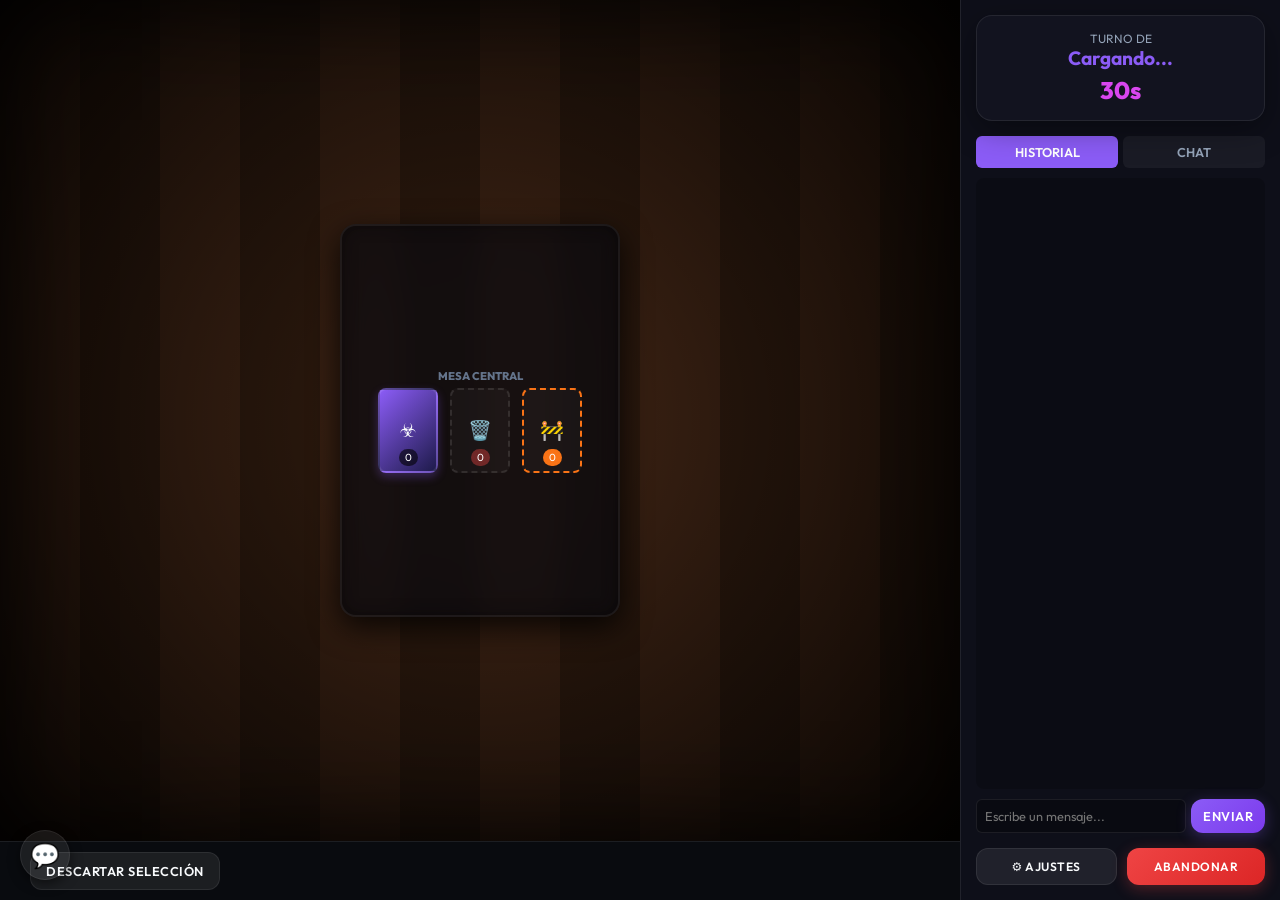
<file: game.html>
<!DOCTYPE html>
<html lang="es">
<head>
    <meta charset="UTF-8">
    <meta name="viewport" content="width=device-width, initial-scale=1.0">
    <title>Bio-Defensa | Campo de Operaciones</title>
    <!-- Google Fonts -->
    <link href="https://fonts.googleapis.com/css2?family=Outfit:wght@400;600;800&display=swap" rel="stylesheet">
    <!-- Firebase v8 Compat SDKs (self-hosted to avoid Tracking Prevention blocks) -->
    <script src="firebase-app.js"></script>
    <script src="firebase-database.js"></script>
    <link rel="stylesheet" href="styles.css?v=1.1.0">
</head>
<body>
    <div class="game-container">
        
        <!-- MAIN WOODEN BOARD ARENA (Left side) -->
        <div class="arena-panel" id="tableArena">
            
            <!-- Dynamic Seating Layout Grid -->
            <div class="table-grid" id="tableGrid">
                
                <!-- Center Table shared card piles -->
                <div class="table-center-cell glass-panel" id="tableCenterCell">
                    <div style="font-size:0.7rem; color:var(--text-muted); text-transform:uppercase; margin-bottom:5px; font-weight:800;">Mesa Central</div>
                    <div class="center-piles">
                        <!-- Deck Pile -->
                        <div class="deck-card" id="deckPile">
                            <span style="font-size:1.2rem;">☣️</span>
                            <span class="deck-count" id="deckCount">0</span>
                        </div>
                        <!-- Discard Pile -->
                        <div class="discard-card" id="discardPile" ondragover="allowDrag(event)" ondrop="handleDiscardDrop(event)">
                            <span style="font-size:1.2rem;">🗑️</span>
                            <span class="deck-count" id="discardCount" style="background:rgba(239, 68, 68, 0.4)">0</span>
                        </div>
                        <!-- Quarantine Pile -->
                        <div class="discard-card" id="quarantinePile" style="border-color: var(--color-halloween); color: var(--color-halloween);">
                            <span style="font-size:1.2rem;">🚧</span>
                            <span class="deck-count" id="quarantineCount" style="background:var(--color-halloween)">0</span>
                        </div>
                    </div>
                </div>

                <!-- Opponents and Human seats will be rendered here dynamically by app.js -->
            </div>

            <!-- Local Room Config / Connection overlay if multiplayer host -->
            <div id="lobbyControls" style="display:none; position:absolute; top: 120px; left: 50%; transform: translateX(-50%); z-index: 200; width: 80%; max-width:450px;" class="glass-panel">
                <div style="padding:20px; text-align:center;">
                    <h3 style="margin-bottom:10px;">Sala Multijugador</h3>
                    <p style="font-size:0.85rem; color:var(--text-secondary); margin-bottom:15px;">
                        Comparte el código con tus amigos para que se unan directamente.
                    </p>
                    <div style="background:rgba(0,0,0,0.3); border:1px solid var(--border-glass); border-radius:8px; padding:10px; font-weight:800; font-size:1.2rem; color:var(--primary); margin-bottom:15px; user-select: text;" id="roomCodeDisplay">
                        Cargando código...
                    </div>
                    <div id="rivalsRow" style="display:flex; flex-wrap:wrap; gap:10px; justify-content:center; margin-bottom:15px;"></div>
                    <button class="btn btn-primary" onclick="copyInviteLink()" style="margin-bottom:10px; width:100%;">
                        Copiar Enlace de Invitación
                    </button>
                    <button class="btn btn-secondary" onclick="startHostGame()" id="startHostGameBtn" style="width:100%;">
                        Iniciar Partida (Necesita >= 2 jugadores)
                    </button>
                </div>
            </div>

        </div>

        <!-- BOTTOM PANEL (Player hand solely) -->
        <div class="hand-panel">
            <div style="display:flex; align-items:center; gap: 15px;">
                <button class="btn btn-secondary" id="discardSelectedBtn" onclick="discardSelectedCards()" style="font-size:0.8rem; padding: 10px 15px;">
                    Descartar Selección
                </button>
            </div>

            <!-- Current player's cards hand -->
            <div class="player-hand" id="playerHandRow">
                <!-- Cards render here dynamically -->
            </div>

            <div style="width: 120px;"></div> <!-- Spacer -->
        </div>

        <!-- SIDEBAR (Chat, action history logs, turn info) -->
        <div class="sidebar-panel">
            <div class="turn-info-card glass-panel">
                <div style="font-size:0.75rem; color: var(--text-secondary); text-transform:uppercase;">Turno De</div>
                <div class="turn-player-name" id="activeTurnName">Cargando...</div>
                <div class="timer-ring" id="turnTimerText">30s</div>
            </div>

            <!-- EMOTES BUTTON -->
            <div style="position: absolute; bottom: 20px; left: 20px; z-index: 50;">
                <div id="emotesPanel" style="display: none; background: rgba(0,0,0,0.8); border: 1px solid var(--border-glass); border-radius: 8px; padding: 10px; flex-direction: row; flex-wrap: wrap; gap: 10px; margin-bottom: 10px; backdrop-filter: blur(10px); max-width: 260px; justify-content: center;">
                    <span class="emote-btn" onclick="sendEmote('😎')">😎</span>
                    <span class="emote-btn" onclick="sendEmote('😂')">😂</span>
                    <span class="emote-btn" onclick="sendEmote('😡')">😡</span>
                    <span class="emote-btn" onclick="sendEmote('🤬')">🤬</span>
                    <span class="emote-btn" onclick="sendEmote('🤯')">🤯</span>
                    <span class="emote-btn" onclick="sendEmote('😭')">😭</span>
                    <span class="emote-btn" onclick="sendEmote('😱')">😱</span>
                    <span class="emote-btn" onclick="sendEmote('😈')">😈</span>
                    <span class="emote-btn" onclick="sendEmote('🤡')">🤡</span>
                    <span class="emote-btn" onclick="sendEmote('💀')">💀</span>
                    <span class="emote-btn" onclick="sendEmote('☠️')">☠️</span>
                    <span class="emote-btn" onclick="sendEmote('💩')">💩</span>
                    <span class="emote-btn" onclick="sendEmote('🤢')">🤢</span>
                    <span class="emote-btn" onclick="sendEmote('🤮')">🤮</span>
                    <span class="emote-btn" onclick="sendEmote('🤒')">🤒</span>
                    <span class="emote-btn" onclick="sendEmote('🤧')">🤧</span>
                    <span class="emote-btn" onclick="sendEmote('💉')">💉</span>
                    <span class="emote-btn" onclick="sendEmote('💊')">💊</span>
                    <span class="emote-btn" onclick="sendEmote('🦠')">🦠</span>
                    <span class="emote-btn" onclick="sendEmote('☢️')">☢️</span>
                    <span class="emote-btn" onclick="sendEmote('🚑')">🚑</span>
                    <span class="emote-btn" onclick="sendEmote('🫀')">🫀</span>
                    <span class="emote-btn" onclick="sendEmote('🫁')">🫁</span>
                    <span class="emote-btn" onclick="sendEmote('🧠')">🧠</span>
                    <span class="emote-btn" onclick="sendEmote('🏆')">🏆</span>
                    <span class="emote-btn" onclick="sendEmote('👍')">👍</span>
                    <span class="emote-btn" onclick="sendEmote('👎')">👎</span>
                </div>
                <button class="btn btn-secondary" onclick="toggleEmotesPanel()" style="border-radius: 50%; width: 50px; height: 50px; font-size: 1.5rem; display: flex; align-items: center; justify-content: center; box-shadow: 0 4px 12px rgba(0,0,0,0.5);">
                    💬
                </button>
            </div>

            <div class="sidebar-tabs">
                <button class="tab-btn active" id="tabLogsBtn" onclick="selectTab('logs')">HISTORIAL</button>
                <button class="tab-btn" id="tabChatBtn" onclick="selectTab('chat')">CHAT</button>
            </div>

            <!-- Logs Content -->
            <div class="tab-content" id="tabLogsContent">
                <!-- Log entries will be added here -->
            </div>

            <!-- Chat Content -->
            <div class="tab-content" id="tabChatContent" style="display:none;">
                <!-- Chat messages will be added here -->
            </div>

            <div class="chat-input-box">
                <input type="text" id="chatInput" placeholder="Escribe un mensaje..." onkeypress="handleChatEnter(event)">
                <button class="btn btn-primary" onclick="sendChatMessage()" style="padding: 8px 12px; font-size:0.8rem;">
                    Enviar
                </button>
            </div>

            <div style="display: flex; gap: 10px; margin-top: 15px;">
                <button class="btn btn-secondary" onclick="openGameSettings()" style="flex: 1; font-size:0.75rem; padding: 10px;">
                    ⚙️ Ajustes
                </button>
                <button class="btn btn-danger" onclick="exitToLobby()" style="flex: 1; font-size:0.75rem; padding: 10px;">
                    Abandonar
                </button>
            </div>
        </div>

    </div>

    <!-- CHOICE MODALS FOR CARD ACTIONS (Transplant / Vampire choices) -->
    <div id="choiceModal" class="choice-modal-overlay" style="display:none;">
        <div class="choice-modal-content glass-panel">
            <div class="choice-modal-icon">🔄</div>
            <h4 id="choiceModalTitle" class="choice-modal-title">Elige una opción</h4>
            <div class="choice-options" id="choiceModalOptions">
                <!-- Buttons dynamically generated -->
            </div>
        </div>
    </div>

    <!-- NEW DEDICATED REACTION MODAL -->
    <div id="reactionModal" class="choice-modal-overlay" style="display:none; z-index: 10000; backdrop-filter: blur(10px);">
        <div class="choice-modal-content glass-panel" style="border: 2px solid var(--color-red); box-shadow: 0 0 40px rgba(255, 50, 50, 0.4); max-width: 450px; text-align: center; animation: pulseRed 2s infinite;">
            <div class="choice-modal-icon" style="font-size: 3rem; margin-bottom: 10px;">⚠️</div>
            <h3 style="color: var(--color-red); text-transform: uppercase; letter-spacing: 2px; margin-bottom: 10px; font-weight: 900;">¡Ataque Detectado!</h3>
            <p id="reactionModalText" style="font-size: 1.1rem; line-height: 1.4; margin-bottom: 25px; color: var(--text-primary);"></p>
            
            <div style="display: flex; flex-direction: column; gap: 12px;">
                <button class="btn btn-primary" onclick="confirmReaction(true)" style="background: linear-gradient(135deg, var(--color-green), #00c6ff); border: none; padding: 12px; font-size: 1.1rem; border-radius: 8px; box-shadow: 0 4px 15px rgba(0, 255, 150, 0.3);">
                    🛡️ Usar Traje de Protección (Bloquear)
                </button>
                <button class="btn btn-secondary" onclick="confirmReaction(false)" style="background: rgba(255,50,50,0.1); border: 1px solid var(--color-red); color: var(--color-red); padding: 10px; font-size: 0.9rem; border-radius: 8px;">
                    ❌ Recibir el impacto
                </button>
            </div>
        </div>
    </div>

    <!-- GAME SETTINGS MODAL -->
    <div class="modal-overlay" id="gameSettingsModal" style="display:none; position:fixed; top:0; left:0; width:100vw; height:100vh; background:rgba(0,0,0,0.8); z-index:1000; align-items:center; justify-content:center;">
        <div class="modal-content glass-panel" style="max-width:400px; padding:20px; border-radius:12px; position:relative;">
            <div style="display:flex; justify-content:space-between; align-items:center; margin-bottom:20px;">
                <h3 style="margin:0;">⚙️ Ajustes</h3>
                <span style="font-size:1.5rem; cursor:pointer; color:var(--text-secondary);" onclick="closeGameSettings()">&times;</span>
            </div>
            <div style="margin-bottom:15px;">
                <label style="font-size:0.8rem; color:var(--text-secondary); display:block; margin-bottom:5px;">Efectos de Sonido</label>
                <input type="range" id="gameSoundVol" min="0" max="1" step="0.1" value="0.5" onchange="saveGameConfig()" style="width:100%;">
            </div>
            <div style="margin-bottom:20px;">
                <label style="font-size:0.8rem; color:var(--text-secondary); display:block; margin-bottom:5px;">Música de Fondo</label>
                <input type="range" id="gameMusicVol" min="0" max="1" step="0.1" value="0.3" onchange="saveGameConfig()" style="width:100%;">
            </div>
            <div id="kickPlayersSection" style="margin-bottom: 20px; display: none;">
                <label style="font-size:0.8rem; color:var(--text-secondary); display:block; margin-bottom:8px; border-top: 1px solid var(--border-glass); padding-top: 10px;">Gestionar Jugadores</label>
                <div id="kickPlayersList" style="display: flex; flex-direction: column; gap: 8px; max-height: 150px; overflow-y: auto;"></div>
            </div>
            <button class="btn btn-primary" onclick="closeGameSettings()" style="width:100%;">Cerrar</button>
        </div>
    </div>

    <script src="storage.js?v=1.1.0"></script>
    <script src="cards.js?v=1.1.0"></script>
    <script src="game.js?v=1.1.0"></script>
    <script src="ai.js?v=1.1.0"></script>
    <script src="multiplayer.js?v=1.1.0"></script>
    <script src="audio.js?v=1.1.0"></script>
    <script src="network/friends.js?v=1.1.0"></script>
    <script src="network/invitations.js?v=1.1.0"></script>
    <script src="analytics/xpSystem.js?v=1.1.0"></script>
    <script src="analytics/leaderboard.js?v=1.1.0"></script>
    <script src="admin/adminAuth.js?v=1.1.0"></script>
    <script src="admin/adminPanel.js?v=1.1.0"></script>
    <script src="app.js?v=1.1.0"></script>
</body>
</html>
</file>
<file: styles.css>
/* styles.css - Premium Wooden Table Style Sheet for Bio-Defensa */

:root {
    --bg-dark: #0a0b10;
    --bg-card: rgba(20, 22, 34, 0.75);
    --border-glass: rgba(255, 255, 255, 0.08);
    --primary: #8b5cf6;
    --primary-glow: rgba(139, 92, 246, 0.3);
    --accent: #d946ef;
    
    /* Colors for organs/diseases */
    --color-red: #ef4444;
    --color-red-glow: rgba(239, 68, 68, 0.4);
    --color-blue: #3b82f6;
    --color-blue-glow: rgba(59, 130, 246, 0.4);
    --color-green: #10b981;
    --color-green-glow: rgba(16, 185, 129, 0.4);
    --color-yellow: #f59e0b;
    --color-yellow-glow: rgba(245, 158, 11, 0.4);
    --color-multicolor: linear-gradient(135deg, #ef4444, #3b82f6, #10b981, #f59e0b);
    --color-bionic: #6b7280;
    --color-bionic-glow: rgba(107, 114, 128, 0.4);
    --color-halloween: #f97316;
    --color-halloween-glow: rgba(249, 115, 22, 0.4);
    
    --text-primary: #f8fafc;
    --text-secondary: #94a3b8;
    --text-muted: #64748b;
    
    /* Particles custom properties colors */
    --color-virus: #ef4444;
    --color-medicine: #10b981;
    --color-organ: #3b82f6;
    --color-special: #8b5cf6;
}

* {
    margin: 0;
    padding: 0;
    box-sizing: border-box;
    font-family: 'Outfit', 'Inter', system-ui, -apple-system, sans-serif;
    user-select: none;
}

body {
    background-color: var(--bg-dark);
    color: var(--text-primary);
    overflow: hidden;
    height: 100vh;
    width: 100vw;
    display: flex;
    justify-content: center;
    align-items: center;
}

/* Glassmorphism Panel Class */
.glass-panel {
    background: var(--bg-card);
    backdrop-filter: blur(12px);
    -webkit-backdrop-filter: blur(12px);
    border: 1px solid var(--border-glass);
    border-radius: 16px;
    box-shadow: 0 8px 32px 0 rgba(0, 0, 0, 0.37);
}

/* Buttons */
.btn {
    padding: 12px 24px;
    border: none;
    border-radius: 12px;
    cursor: pointer;
    font-weight: 600;
    font-size: 1rem;
    transition: all 0.2s ease;
    display: inline-flex;
    align-items: center;
    justify-content: center;
    gap: 8px;
    text-transform: uppercase;
    letter-spacing: 0.5px;
}

.btn-primary {
    background: linear-gradient(135deg, var(--primary) 0%, #7c3aed 100%);
    color: white;
    box-shadow: 0 4px 15px var(--primary-glow);
}

.btn-primary:hover {
    transform: translateY(-2px);
    box-shadow: 0 6px 20px rgba(139, 92, 246, 0.5);
}

.btn-secondary {
    background: rgba(255, 255, 255, 0.08);
    color: var(--text-primary);
    border: 1px solid var(--border-glass);
}

.btn-secondary:hover {
    background: rgba(255, 255, 255, 0.15);
    transform: translateY(-2px);
}

.btn-danger {
    background: linear-gradient(135deg, #ef4444 0%, #dc2626 100%);
    color: white;
    box-shadow: 0 4px 15px rgba(239, 68, 68, 0.3);
}

.btn-danger:hover {
    transform: translateY(-2px);
    box-shadow: 0 6px 20px rgba(239, 68, 68, 0.5);
}

/* === LOBBY === */
.lobby-container {
    width: 95%;
    max-width: 1150px;
    height: 95vh;
    padding: 40px;
    display: flex;
    flex-direction: column;
    justify-content: space-between;
    align-items: center;
    overflow-y: auto;
}

.logo-section {
    text-align: center;
    margin-bottom: 20px;
}

.logo-title {
    font-size: 3.5rem;
    font-weight: 800;
    background: linear-gradient(135deg, #a855f7 0%, #ec4899 50%, #f43f5e 100%);
    -webkit-background-clip: text;
    -webkit-text-fill-color: transparent;
    text-transform: uppercase;
    letter-spacing: 2px;
    filter: drop-shadow(0 0 10px rgba(168, 85, 247, 0.3));
    animation: pulseGlow 3s infinite ease-in-out;
}

.logo-sub {
    font-size: 1.1rem;
    color: var(--text-secondary);
    letter-spacing: 4px;
    text-transform: uppercase;
    margin-top: 5px;
}

.main-menu {
    width: 100%;
    max-width: 580px;
    display: flex;
    flex-direction: column;
    gap: 18px;
}

.profile-setup {
    width: 100%;
    padding: 20px;
    display: flex;
    align-items: center;
    gap: 15px;
    margin-bottom: 10px;
}

.avatar-select {
    font-size: 2.5rem;
    cursor: pointer;
    background: rgba(255, 255, 255, 0.05);
    padding: 10px;
    border-radius: 50%;
    border: 2px dashed var(--primary);
    transition: transform 0.2s;
}

.avatar-select:hover {
    transform: rotate(15deg) scale(1.1);
}

.profile-input-group {
    flex-grow: 1;
}

.profile-input-group label {
    font-size: 0.8rem;
    color: var(--text-secondary);
    margin-bottom: 5px;
    display: block;
}

.profile-input-group input {
    width: 100%;
    background: rgba(0, 0, 0, 0.3);
    border: 1px solid var(--border-glass);
    padding: 10px 15px;
    border-radius: 8px;
    color: white;
    font-size: 1rem;
    outline: none;
}

.profile-input-group input:focus {
    border-color: var(--primary);
}

.modal-overlay {
    position: fixed;
    top: 0;
    left: 0;
    right: 0;
    bottom: 0;
    background: rgba(0, 0, 0, 0.8);
    backdrop-filter: blur(8px);
    display: none;
    justify-content: center;
    align-items: center;
    z-index: 100;
}

.modal-content {
    width: 90%;
    max-width: 500px;
    padding: 30px;
    max-height: 85vh;
    overflow-y: auto;
}

.modal-header {
    display: flex;
    justify-content: space-between;
    align-items: center;
    margin-bottom: 20px;
}

.modal-close {
    font-size: 1.5rem;
    cursor: pointer;
    color: var(--text-secondary);
}

.config-item {
    display: flex;
    justify-content: space-between;
    align-items: center;
    margin-bottom: 20px;
}

/* === GAME PAGE ARENA === */
.game-container {
    width: 100vw;
    height: 100vh;
    display: grid;
    grid-template-columns: 1fr 320px;
    grid-template-rows: 1fr auto;
    background: var(--bg-dark);
}

/* Felt Card Table look (Plank wood mahogany styling) */
.arena-panel {
    grid-column: 1;
    grid-row: 1;
    display: flex;
    flex-direction: column;
    justify-content: space-between;
    padding: 10px;
    overflow: hidden;
    position: relative;
    z-index: 10;
    background-image: radial-gradient(circle, transparent 20%, rgba(0,0,0,0.85) 100%), 
                      repeating-linear-gradient(90deg, #382012, #382012 80px, #2a180d 80px, #2a180d 160px);
    box-shadow: inset 0 0 100px rgba(0, 0, 0, 0.9);
}

/* 4x4 Seating Grid around Center Piles */
.table-grid {
    display: grid;
    grid-template-columns: repeat(4, 1fr);
    grid-template-rows: repeat(4, 1fr);
    width: 100%;
    height: 100%;
    gap: 12px;
    padding: 12px;
}

/* Center Table shared card piles */
.table-center-cell {
    grid-column: 2 / span 2;
    grid-row: 2 / span 2;
    display: flex;
    flex-direction: column;
    align-items: center;
    justify-content: center;
    background: rgba(10, 11, 16, 0.7);
    border: 2px solid rgba(255, 255, 255, 0.05);
    border-radius: 16px;
    box-shadow: 0 10px 30px rgba(0,0,0,0.8), inset 0 0 15px rgba(0,0,0,0.4);
    max-width: 280px;
    justify-self: center;
    width: 100%;
}

.center-piles {
    display: flex;
    gap: 12px;
}

/* Seating mat seat layout */
.rival-board {
    padding: 8px;
    border-radius: 10px;
    display: flex;
    flex-direction: column;
    align-items: center;
    justify-content: center;
    background: rgba(0, 0, 0, 0.45);
    border: 1px solid rgba(255, 255, 255, 0.05);
    box-shadow: 0 4px 12px rgba(0,0,0,0.6);
    overflow: hidden;
    width: 100%;
    height: 110px;
    align-self: center;
    position: relative;
    z-index: 10;
    transition: transform 0.25s cubic-bezier(0.4, 0, 0.2, 1), box-shadow 0.25s ease, background-color 0.25s ease, z-index 0.25s ease;
}

.rival-board:hover {
    transform: scale(1.6);
    transform-origin: top center;
    z-index: 50;
    box-shadow: 0 12px 35px rgba(0, 0, 0, 0.95), 0 0 20px rgba(139, 92, 246, 0.45);
    background: rgba(15, 17, 28, 0.98) !important;
    overflow: visible;
}

.rival-board.active-turn {
    border-color: var(--primary);
    box-shadow: 0 0 12px var(--primary-glow), inset 0 0 8px rgba(139, 92, 246, 0.15);
}

/* Your mat bottom center */
.player-board-panel {
    grid-column: 2 / span 2;
    grid-row: 4;
    padding: 8px;
    border-radius: 12px;
    display: flex;
    flex-direction: column;
    align-items: center;
    justify-content: center;
    background: rgba(0, 0, 0, 0.5);
    border: 2px solid rgba(255, 255, 255, 0.08);
    box-shadow: 0 8px 24px rgba(0,0,0,0.7);
    width: 100%;
    height: 100%;
}

.player-board-panel.active-turn {
    border-color: var(--primary);
    box-shadow: 0 0 20px rgba(139, 92, 246, 0.3), inset 0 0 15px rgba(139, 92, 246, 0.1);
}

.rival-name {
    font-size: 0.75rem;
    font-weight: 800;
    margin-bottom: 3px;
    text-align: center;
    color: var(--primary);
}

.rival-hand-indicator {
    font-size: 0.65rem;
    color: var(--text-secondary);
    margin-bottom: 4px;
}

/* Player/Rival Board Organ System layout */
/* State overlay animations and badge designs for premium organ visibility */
.card-item.immunized {
    border-color: #06b6d4 !important; /* Gold/Cyan glow for immunized */
    box-shadow: 0 0 15px rgba(6, 182, 212, 0.6), inset 0 0 10px rgba(6, 182, 212, 0.4) !important;
}

.card-item.immunized::before {
    content: "🛡️";
    position: absolute;
    top: 6px;
    right: 6px;
    font-size: 1.1rem;
    z-index: 10;
    filter: drop-shadow(0 0 3px rgba(6, 182, 212, 0.8));
    animation: healedPulse 2.5s infinite ease-in-out;
}

.card-item.vaccinated {
    border-color: #10b981 !important; /* Green glow for vaccinated */
    box-shadow: 0 0 15px rgba(16, 185, 129, 0.5), inset 0 0 10px rgba(16, 185, 129, 0.3) !important;
}

.card-item.vaccinated::before {
    content: "💊";
    position: absolute;
    top: 6px;
    right: 6px;
    font-size: 1.1rem;
    z-index: 10;
    filter: drop-shadow(0 0 3px rgba(16, 185, 129, 0.8));
}

.card-item.infected {
    border-color: #ef4444 !important; /* Red glow for infected */
    box-shadow: 0 0 15px rgba(239, 68, 68, 0.6), inset 0 0 10px rgba(239, 68, 68, 0.4) !important;
}

.card-item.infected::before {
    content: "☣️";
    position: absolute;
    top: 6px;
    right: 6px;
    font-size: 1.1rem;
    z-index: 10;
    filter: drop-shadow(0 0 3px rgba(239, 68, 68, 0.8));
    animation: infectedFloat 2s infinite alternate ease-in-out;
}

.organ-slots {
    display: flex;
    flex-wrap: wrap;
    gap: 12px;
    justify-content: center;
    align-items: center;
    width: 100%;
    padding: 4px;
}

.organ-slot {
    width: 85px;
    height: 125px;
    border-radius: 10px;
    position: relative;
    background: rgba(255, 255, 255, 0.02);
    border: 1.5px dashed rgba(255, 255, 255, 0.1);
    display: flex;
    align-items: center;
    justify-content: center;
}

/* Scale down cards inside seats */
.organ-slot .card-item {
    width: 85px;
    height: 125px;
    font-size: 0.85rem;
    padding: 6px;
    border-radius: 10px;
}

.organ-slot .card-item .card-name {
    font-size: 0.6rem;
    line-height: 1.15;
}
.organ-slot .card-item .card-icon {
    font-size: 1.6rem;
    margin: 4px 0;
}
.organ-slot .card-item .card-desc {
    display: none;
}

.organ-cards-row {
    display: flex;
    gap: 16px;
    justify-content: center;
    width: 100%;
}

.board-organ-container {
    width: 85px;
    height: 125px;
    position: relative;
    border-radius: 10px;
    border: 1.5px dashed rgba(255, 255, 255, 0.1);
}

.board-organ-container .card-item {
    width: 85px;
    height: 125px;
    position: absolute;
    top: 0;
    left: 0;
    z-index: 2;
    padding: 6px;
}
.board-organ-container .card-item .card-name {
    font-size: 0.6rem;
}
.board-organ-container .card-item .card-icon {
    font-size: 1.6rem;
    margin: 4px 0;
}
.board-organ-container .card-item .card-desc {
    display: none;
}

/* Dynamic grid compaction layout rules for 5+ players to avoid crowding */
.compact-table .rival-board {
    padding: 6px;
}
.compact-table .organ-slot {
    width: 70px;
    height: 100px;
}
.compact-table .organ-slot .card-item {
    width: 70px;
    height: 100px;
    padding: 5px;
}
.compact-table .organ-slot .card-item .card-icon {
    font-size: 1.3rem;
    margin: 2px 0;
}
.compact-table .organ-slot .card-item .card-name {
    font-size: 0.55rem;
}

/* Rival board organ slots (default compact view) to prevent grid track stretching */
.rival-board .organ-slots {
    gap: 6px;
    flex-wrap: nowrap;
    transition: gap 0.2s cubic-bezier(0.4, 0, 0.2, 1);
}
.rival-board .organ-slot {
    width: 45px;
    height: 65px;
    border-radius: 6px;
    border-width: 1px;
    transition: all 0.2s cubic-bezier(0.4, 0, 0.2, 1);
}
.rival-board .organ-slot .card-item {
    width: 45px;
    height: 65px;
    padding: 3px;
    font-size: 0.5rem;
    border-radius: 6px;
    transition: all 0.2s cubic-bezier(0.4, 0, 0.2, 1);
}
.rival-board .organ-slot .card-item .card-name {
    font-size: 0.45rem;
    line-height: 1;
}
.rival-board .organ-slot .card-item .card-icon {
    font-size: 1.0rem;
    margin: 1px 0;
}
.rival-board .organ-slot .attachments-layer {
    bottom: -4px;
    gap: 1px;
    transition: all 0.2s cubic-bezier(0.4, 0, 0.2, 1);
}
.rival-board .organ-slot .token {
    width: 12px;
    height: 12px;
    transition: all 0.2s cubic-bezier(0.4, 0, 0.2, 1);
}
.rival-board .organ-slot .token svg {
    width: 8px;
    height: 8px;
    transition: all 0.2s cubic-bezier(0.4, 0, 0.2, 1);
}

/* Premium Card Layout */
.card-item {
    width: 120px;
    height: 175px;
    border-radius: 12px;
    padding: 8px;
    display: flex;
    flex-direction: column;
    justify-content: space-between;
    cursor: grab;
    position: relative;
    border: 2px solid rgba(255, 255, 255, 0.15);
    box-shadow: 0 4px 10px rgba(0, 0, 0, 0.4);
    transition: transform 0.2s ease, box-shadow 0.2s ease, filter 0.2s ease;
    background-color: #1a1a24;
}

.card-item.card-type-virus {
    background-color: #0d0d0d !important;
    border-color: #262626 !important;
    box-shadow: inset 0 0 15px rgba(255, 0, 0, 0.15), 0 4px 10px rgba(0, 0, 0, 0.6);
}

.card-item.card-type-medicine {
    background-color: #ffffff !important;
    color: #0a0b10 !important;
    border-color: #e4e4e7 !important;
}

.card-item.card-type-medicine .card-name {
    color: #0a0b10 !important;
}

.card-item.card-type-medicine .card-desc {
    color: #4b5563 !important;
}

.card-item.card-type-special {
    background: linear-gradient(135deg, #4c1d95 0%, #1e1b4b 100%) !important;
    border-color: #8b5cf6 !important;
}

/* Color thematic card borders/glows */
.card-red { border-color: var(--color-red) !important; box-shadow: 0 0 10px var(--color-red-glow); }
.card-blue { border-color: var(--color-blue) !important; box-shadow: 0 0 10px var(--color-blue-glow); }
.card-green { border-color: var(--color-green) !important; box-shadow: 0 0 10px var(--color-green-glow); }
.card-yellow { border-color: var(--color-yellow) !important; box-shadow: 0 0 10px var(--color-yellow-glow); }
.card-multicolor { border-color: #d946ef !important; border-image: var(--color-multicolor) 1 !important; }
.card-bionic { border-color: var(--color-bionic) !important; box-shadow: 0 0 10px var(--color-bionic-glow); background-color: #374151 !important; }
.card-halloween { border-color: var(--color-halloween) !important; box-shadow: 0 0 10px var(--color-halloween-glow); }

.card-orange {
    background: linear-gradient(135deg, #ea580c 0%, #7c2d12 100%) !important;
    border-color: #f97316 !important;
}

.card-item.hidden-hand-card {
    background: linear-gradient(135deg, #1f1f2e 0%, #11111b 100%);
    border: 1px solid rgba(255, 255, 255, 0.05);
}

.card-item.hidden-hand-card::after {
    content: "☣️";
    font-size: 2rem;
    position: absolute;
    top: 50%;
    left: 50%;
    transform: translate(-50%, -50%);
    opacity: 0.15;
}

.card-item:hover:not(.disabled) {
    transform: translateY(-8px) scale(1.05);
    box-shadow: 0 10px 20px rgba(0, 0, 0, 0.6);
}

.card-item.disabled {
    opacity: 0.5;
    cursor: not-allowed;
    filter: grayscale(0.5);
}

.card-header {
    display: flex;
    justify-content: space-between;
    align-items: center;
}

.card-name {
    font-size: 0.75rem;
    font-weight: 800;
    text-transform: uppercase;
    word-break: break-word;
    color: var(--text-primary);
}

.card-icon {
    display: flex;
    align-items: center;
    justify-content: center;
    margin: 5px 0;
    flex-grow: 1;
}

.card-icon svg {
    width: 70px;
    height: 70px;
    stroke: currentColor;
    fill: none;
    stroke-width: 2;
    stroke-linecap: round;
    stroke-linejoin: round;
    filter: drop-shadow(0 2px 5px rgba(0, 0, 0, 0.4));
    transition: transform 0.2s ease;
}

/* Micro-animations and hover effects */
.card-item:hover .card-icon svg {
    transform: scale(1.1);
}

/* Scaling down card SVGs inside slots, opponents hands, etc. */
.organ-slot .card-icon svg,
.board-organ-container .card-icon svg,
.compact-table .card-icon svg,
.discard-card .card-icon svg {
    width: 38px;
    height: 38px;
    stroke-width: 2.2;
}

/* Card type color styling overrides for SVG */
.card-type-virus .card-icon svg {
    filter: drop-shadow(0 0 8px rgba(255, 0, 0, 0.4));
}
.card-type-medicine .card-icon svg {
    filter: drop-shadow(0 0 8px rgba(59, 130, 246, 0.4));
}
.card-type-special .card-icon svg {
    filter: drop-shadow(0 0 10px rgba(139, 92, 246, 0.6));
}

/* Thematic SVG color fills & stroke overrides */
.card-red .card-icon svg { stroke: var(--color-red); fill: rgba(239, 68, 68, 0.12); }
.card-blue .card-icon svg { stroke: var(--color-blue); fill: rgba(59, 130, 246, 0.12); }
.card-green .card-icon svg { stroke: var(--color-green); fill: rgba(16, 185, 129, 0.12); }
.card-yellow .card-icon svg { stroke: var(--color-yellow); fill: rgba(245, 158, 11, 0.12); }
.card-bionic .card-icon svg { stroke: var(--color-bionic); fill: rgba(107, 114, 128, 0.2); }
.card-halloween .card-icon svg,
.card-orange .card-icon svg { stroke: var(--color-halloween); fill: rgba(249, 115, 22, 0.12); }
.card-multicolor .card-icon svg { stroke: var(--accent); fill: rgba(217, 70, 239, 0.12); }

.card-desc {
    font-size: 0.65rem;
    color: var(--text-secondary);
    line-height: 1.2;
    overflow: hidden;
    display: -webkit-box;
    -webkit-line-clamp: 4;
    -webkit-box-orient: vertical;
}

.attachments-layer {
    position: absolute;
    bottom: -10px;
    left: 0;
    right: 0;
    display: flex;
    justify-content: center;
    gap: 4px;
    z-index: 5;
}

.organ-slot .attachments-layer {
    bottom: -6px;
    gap: 2px;
}
.organ-slot .token {
    width: 20px;
    height: 20px;
}

.organ-slot .token svg {
    width: 12px;
    height: 12px;
}

.token {
    width: 22px;
    height: 22px;
    border-radius: 50%;
    display: flex;
    align-items: center;
    justify-content: center;
    box-shadow: 0 2px 5px rgba(0, 0, 0, 0.5);
    border: 1px solid rgba(255, 255, 255, 0.2);
}

.token svg {
    width: 14px;
    height: 14px;
    stroke: #ffffff;
    fill: none;
    stroke-width: 2.5;
}

.token-virus {
    background: radial-gradient(circle, #701a75 0%, #4a044e 100%);
    animation: infectedFloat 2s infinite alternate ease-in-out;
}

.token-medicine {
    background: radial-gradient(circle, #065f46 0%, #064e3b 100%);
    animation: healedPulse 2.5s infinite ease-in-out;
}

/* Bottom Player Hand Panel */
.hand-panel {
    grid-column: 1;
    grid-row: 2;
    display: flex;
    justify-content: space-between;
    align-items: center;
    padding: 10px 30px;
    border-top: 1px solid var(--border-glass);
    background: rgba(10, 11, 16, 0.85);
    position: relative;
    z-index: 5;
}

.deck-pile-section {
    display: flex;
    gap: 15px;
}

.deck-card, .discard-card {
    width: 60px;
    height: 85px;
    border-radius: 8px;
    border: 2px solid rgba(255, 255, 255, 0.1);
    display: flex;
    flex-direction: column;
    align-items: center;
    justify-content: center;
    font-size: 0.8rem;
    position: relative;
}

.deck-card {
    background: linear-gradient(135deg, var(--primary) 0%, #1e1b4b 100%);
    box-shadow: 0 4px 10px var(--primary-glow);
}

.discard-card {
    background: rgba(255, 255, 255, 0.03);
    border-style: dashed;
    color: var(--text-muted);
}

/* Render small card look inside discard pile */
.discard-card .card-item {
    width: 56px;
    height: 81px;
    font-size: 0.65rem;
    padding: 4px;
}
.discard-card .card-item .card-name {
    font-size: 0.4rem;
}
.discard-card .card-item .card-icon {
    font-size: 1.0rem;
}
.discard-card .card-item .card-desc {
    display: none;
}

.deck-count {
    position: absolute;
    bottom: 5px;
    font-size: 0.65rem;
    background: rgba(0, 0, 0, 0.6);
    padding: 2px 6px;
    border-radius: 10px;
    color: white;
    z-index: 10;
}

.player-hand {
    display: flex;
    gap: 12px;
    justify-content: center;
    position: relative;
    z-index: 20;
}

.player-hand .card-item {
    transform-origin: bottom center;
}

.player-hand .card-item:first-child:hover {
    transform-origin: bottom left;
}

.player-hand .card-item:last-child:hover {
    transform-origin: bottom right;
}

/* Sidebar (Chat & logs) */
.sidebar-panel {
    grid-column: 2;
    grid-row: 1 / span 2;
    border-left: 1px solid var(--border-glass);
    background: rgba(15, 17, 28, 0.8);
    display: flex;
    flex-direction: column;
    padding: 15px;
    overflow: hidden;
}

.turn-info-card {
    padding: 15px;
    margin-bottom: 15px;
    text-align: center;
}

.turn-player-name {
    font-size: 1.2rem;
    font-weight: 700;
    color: var(--primary);
    margin-bottom: 5px;
}

.timer-ring {
    font-size: 1.5rem;
    font-weight: 800;
    color: var(--accent);
}

/* Logs and Chat tab section */
.sidebar-tabs {
    display: flex;
    gap: 5px;
    margin-bottom: 10px;
}

.tab-btn {
    flex: 1;
    background: rgba(255, 255, 255, 0.05);
    border: none;
    padding: 8px;
    color: var(--text-secondary);
    border-radius: 6px;
    font-size: 0.8rem;
    font-weight: 600;
    cursor: pointer;
}

.tab-btn.active {
    background: var(--primary);
    color: white;
}

.tab-content {
    flex-grow: 1;
    overflow-y: auto;
    background: rgba(0, 0, 0, 0.2);
    border-radius: 8px;
    padding: 10px;
    font-size: 0.8rem;
    margin-bottom: 10px;
}

.log-entry {
    margin-bottom: 10px;
    border-bottom: 1px solid rgba(255, 255, 255, 0.04);
    padding-bottom: 6px;
}

.log-entry .time {
    color: var(--text-muted);
    font-size: 0.7rem;
    margin-right: 5px;
}

.chat-entry {
    margin-bottom: 8px;
}

.chat-entry .author {
    font-weight: bold;
    color: var(--primary);
}

.chat-input-box {
    display: flex;
    gap: 5px;
}

.chat-input-box input {
    flex-grow: 1;
    background: rgba(0, 0, 0, 0.3);
    border: 1px solid var(--border-glass);
    border-radius: 6px;
    padding: 8px;
    color: white;
    font-size: 0.8rem;
    outline: none;
}

.chat-input-box input:focus {
    border-color: var(--primary);
}

/* Custom Modal Alert */
.custom-alert-overlay {
    position: fixed;
    top: 0; left: 0; right: 0; bottom: 0;
    background: rgba(0,0,0,0.6);
    backdrop-filter: blur(4px);
    display: flex;
    justify-content: center;
    align-items: center;
    z-index: 10000;
    animation: fadeIn 0.2s ease-out;
}

.custom-alert-modal {
    width: 90%;
    max-width: 400px;
    padding: 24px;
    text-align: center;
    animation: scaleUp 0.3s cubic-bezier(0.175, 0.885, 0.32, 1.275);
}

/* Toast Notification for Achievements */
.achievement-toast {
    position: fixed;
    bottom: 20px;
    right: 20px;
    display: flex;
    align-items: center;
    gap: 12px;
    padding: 15px 20px;
    background: rgba(139, 92, 246, 0.9);
    border: 1px solid rgba(255, 255, 255, 0.2);
    border-radius: 12px;
    box-shadow: 0 10px 25px rgba(0, 0, 0, 0.5);
    z-index: 200;
    transform: translateY(100px);
    opacity: 0;
    transition: all 0.4s cubic-bezier(0.175, 0.885, 0.32, 1.275);
}

.achievement-toast.show {
    transform: translateY(0);
    opacity: 1;
}

/* Animations */
@keyframes fadeIn {
    from { opacity: 0; }
    to { opacity: 1; }
}

@keyframes scaleUp {
    from { transform: scale(0.85); opacity: 0; }
    to { transform: scale(1); opacity: 1; }
}

@keyframes pulseGlow {
    0%, 100% { filter: drop-shadow(0 0 10px rgba(168, 85, 247, 0.3)); }
    50% { filter: drop-shadow(0 0 25px rgba(236, 72, 153, 0.6)); }
}

@keyframes infectedFloat {
    0% { transform: translateY(0) scale(1); filter: drop-shadow(0 0 4px var(--color-halloween-glow)); }
    100% { transform: translateY(-4px) scale(1.05); filter: drop-shadow(0 0 10px var(--color-halloween)); }
}

@keyframes healedPulse {
    0%, 100% { filter: drop-shadow(0 0 2px var(--color-green-glow)); }
    50% { filter: drop-shadow(0 0 8px var(--color-green)); }
}

/* Dragging overlay visual helpers */
.drag-over {
    border-color: var(--primary) !important;
    background: rgba(139, 92, 246, 0.1) !important;
}

.drag-over-invalid {
    border-color: var(--color-red) !important;
    background: rgba(239, 68, 68, 0.1) !important;
}

/* Multi-choice transplant/action overlay */
.choice-modal-overlay {
    position: fixed;
    top: 0;
    left: 0;
    width: 100vw;
    height: 100vh;
    background: rgba(0, 0, 0, 0.75);
    backdrop-filter: blur(8px);
    -webkit-backdrop-filter: blur(8px);
    z-index: 2000;
    display: flex;
    align-items: center;
    justify-content: center;
    animation: fadeInOverlay 0.25s ease-out;
}

@keyframes fadeInOverlay {
    from { opacity: 0; }
    to { opacity: 1; }
}

.choice-modal-content {
    max-width: 520px;
    width: 90%;
    padding: 30px 25px;
    border-radius: 20px;
    text-align: center;
    border: 1px solid rgba(139, 92, 246, 0.35);
    box-shadow: 0 20px 60px rgba(0, 0, 0, 0.6), 0 0 40px rgba(139, 92, 246, 0.12);
    animation: modalSlideUp 0.3s ease-out;
}

@keyframes modalSlideUp {
    from { transform: translateY(30px); opacity: 0; }
    to { transform: translateY(0); opacity: 1; }
}

.choice-modal-icon {
    font-size: 3rem;
    margin-bottom: 8px;
    filter: drop-shadow(0 0 8px rgba(139, 92, 246, 0.4));
}

.choice-modal-title {
    font-weight: 800;
    font-size: 1.05rem;
    letter-spacing: 0.3px;
    color: var(--text-primary);
    margin: 0 0 18px 0;
    line-height: 1.45;
}

.choice-options {
    display: flex;
    flex-wrap: wrap;
    gap: 10px;
    justify-content: center;
    max-height: 50vh;
    overflow-y: auto;
    padding: 4px 2px;
}

.choice-options .btn {
    min-width: 130px;
    padding: 10px 16px;
    font-size: 0.82rem;
    font-weight: 700;
    border-radius: 10px;
    transition: all 0.2s ease;
    text-transform: none;
    letter-spacing: 0;
}

.choice-options .btn:hover {
    transform: translateY(-2px);
    box-shadow: 0 6px 20px rgba(0,0,0,0.3);
}

/* Responsive queries */
@media (max-width: 900px) {
    .game-container {
        grid-template-columns: 1fr;
        grid-template-rows: 1fr auto 180px;
    }
    
    .sidebar-panel {
        grid-column: 1;
        grid-row: 3;
        border-left: none;
        border-top: 1px solid var(--border-glass);
        flex-direction: row;
        height: 180px;
    }
    
    .turn-info-card {
        margin-bottom: 0;
        margin-right: 15px;
        width: 140px;
        flex-shrink: 0;
    }
}

/* === SENSORY FEEDBACK (PARTICLES) === */
.particle {
    position: fixed;
    width: 8px;
    height: 8px;
    border-radius: 50%;
    pointer-events: none;
    z-index: 9999;
    animation: particleOut 0.8s ease-out forwards;
}
.particle-virus {
    background-color: var(--color-virus);
    box-shadow: 0 0 10px var(--color-virus);
}
.particle-medicine {
    background-color: var(--color-medicine);
    box-shadow: 0 0 10px var(--color-medicine);
}
.particle-organ {
    background-color: var(--color-organ);
}
.particle-special {
    background-color: var(--color-special);
    box-shadow: 0 0 10px var(--color-special);
}

@keyframes particleOut {
    0% {
        transform: translate(0, 0) scale(1);
        opacity: 1;
    }
    100% {
        transform: translate(var(--tx), var(--ty)) scale(0);
        opacity: 0;
    }
}

/* === EMOTES === */
.emote-btn {
    font-size: 1.8rem;
    cursor: pointer;
    transition: transform 0.2s;
    user-select: none;
}
.emote-btn:hover {
    transform: scale(1.3) translateY(-5px);
}

.floating-emote {
    position: absolute;
    font-size: 3rem;
    pointer-events: none;
    z-index: 9999;
    animation: floatEmoteUp 2s cubic-bezier(0.25, 1, 0.5, 1) forwards;
    filter: drop-shadow(0 4px 8px rgba(0,0,0,0.5));
}

@keyframes floatEmoteUp {
    0% {
        transform: translate(-50%, 0) scale(0);
        opacity: 0;
    }
    10% {
        transform: translate(-50%, -20px) scale(1.2);
        opacity: 1;
    }
    20% {
        transform: translate(-50%, -10px) scale(1);
        opacity: 1;
    }
    80% {
        transform: translate(-50%, -80px) scale(1);
        opacity: 1;
    }
    100% {
        transform: translate(-50%, -120px) scale(1);
        opacity: 0;
    }
}

/* Base keyframes */
@keyframes spin { 0% { transform: rotate(0deg); } 100% { transform: rotate(360deg); } }

/* Responsive adjustments for shorter screen heights (no F11 fullscreen) */
@media (max-height: 820px) {
    .table-grid {
        gap: 8px;
        padding: 8px;
    }
    .rival-board {
        height: 95px;
    }
    .board-organ-container,
    .board-organ-container .card-item {
        width: 68px;
        height: 100px;
    }
    .board-organ-container .card-item .card-icon {
        font-size: 1.3rem;
        margin: 2px 0;
    }
    .board-organ-container .card-item .card-name {
        font-size: 0.5rem;
    }
    .hand-panel {
        padding: 5px 15px;
    }
    .deck-card, .discard-card {
        width: 50px;
        height: 70px;
    }
    .player-hand .card-item {
        width: 110px;
        height: 160px;
        font-size: 0.8rem;
        padding: 6px;
    }
    .player-hand .card-item .card-icon {
        font-size: 1.6rem;
        margin: 4px 0;
    }
    .player-hand .card-item .card-desc {
        font-size: 0.55rem;
        line-height: 1.2;
    }
}

@keyframes pulseRed {
    0% {
        box-shadow: 0 0 20px rgba(255, 50, 50, 0.4);
    }
    50% {
        box-shadow: 0 0 50px rgba(255, 50, 50, 0.8), 0 0 10px rgba(255, 50, 50, 0.8) inset;
    }
    100% {
        box-shadow: 0 0 20px rgba(255, 50, 50, 0.4);
    }
}

/* Admin Panel Styles */
.admin-tab-btn {
    background: transparent;
    border: 1px solid rgba(255, 255, 255, 0.08);
    color: #94a3b8;
    padding: 12px 16px;
    border-radius: 8px;
    font-size: 0.9rem;
    font-weight: 600;
    cursor: pointer;
    text-align: left;
    transition: all 0.2s ease;
}
.admin-tab-btn:hover {
    background: rgba(0, 240, 255, 0.1);
    color: #00F0FF;
    border-color: rgba(0, 240, 255, 0.3);
}
.admin-tab-btn.active {
    background: linear-gradient(135deg, rgba(0, 240, 255, 0.2), rgba(0, 255, 157, 0.2));
    color: #00F0FF;
    border-color: #00F0FF;
    box-shadow: 0 0 12px rgba(0, 240, 255, 0.3);
}
</file>
